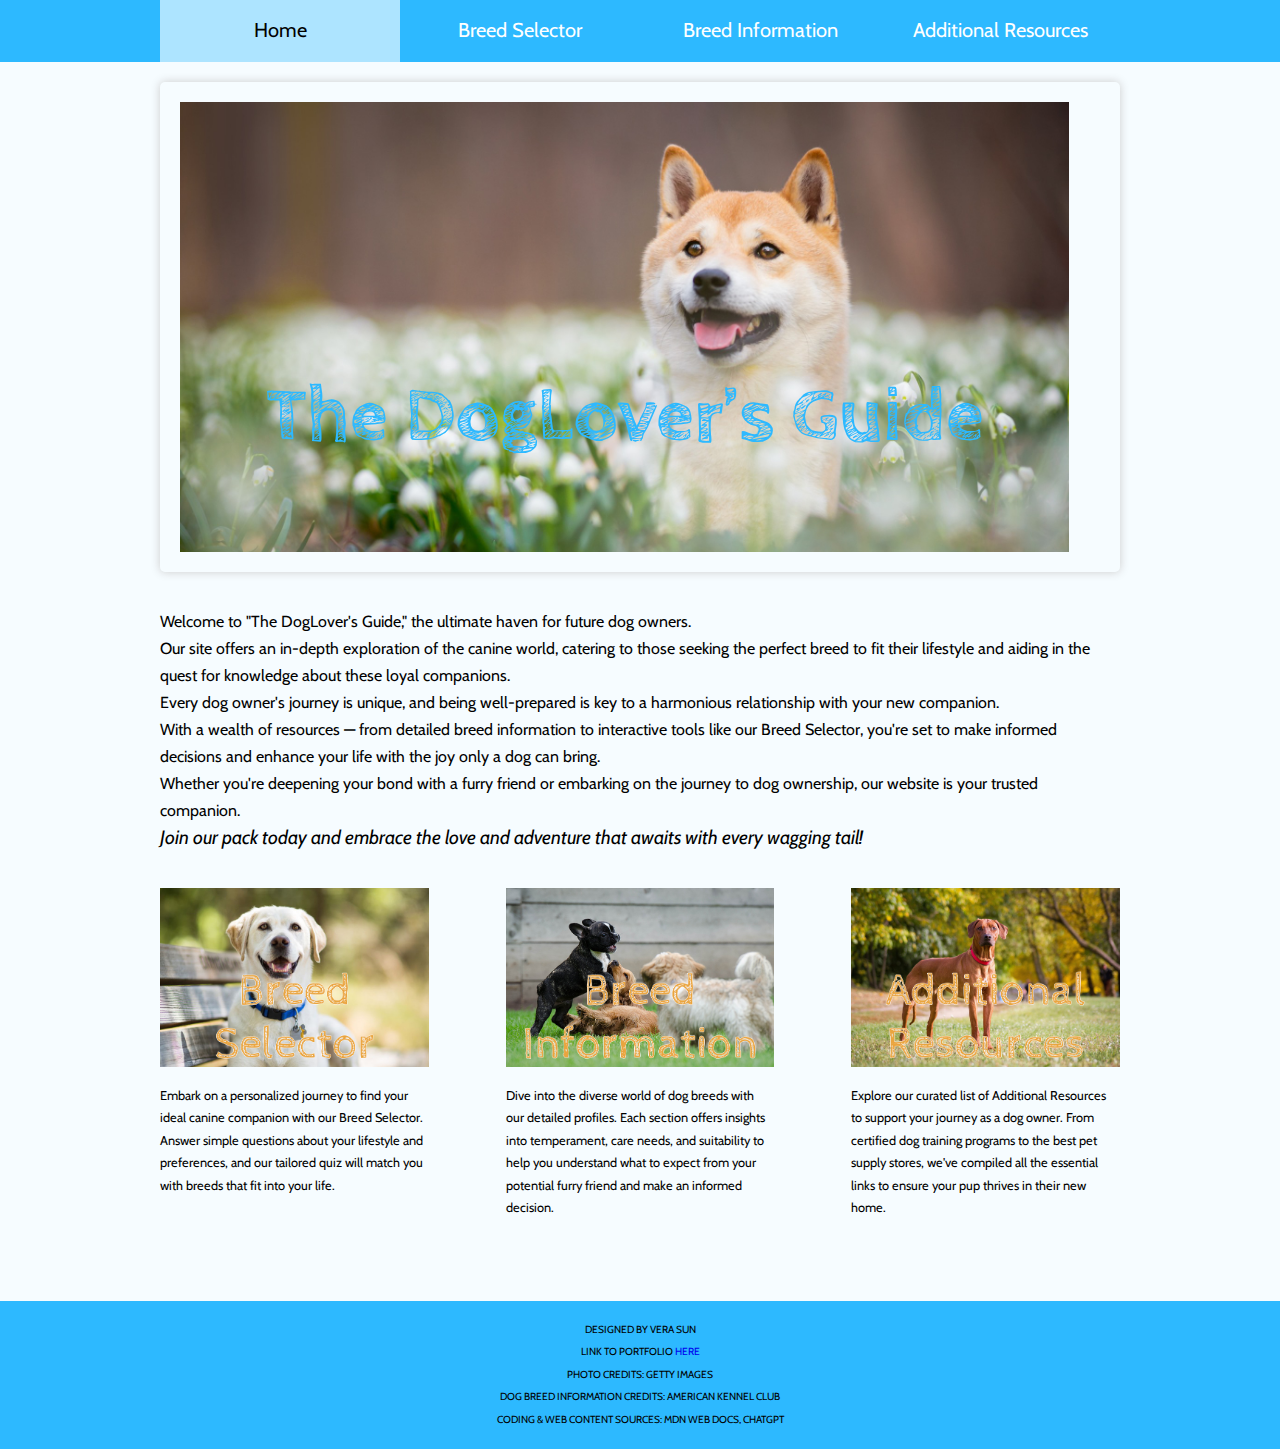
<file: index.html>
<!DOCTYPE html>
<html lang="en">

<head>
  <meta charset="UTF-8" />
  <meta http-equiv="X-UA-Compatible" content="IE=edge" />
  <meta name="viewport" content="width=device-width, initial-scale=1.0" />
  <!-- PUT A TITLE IN HERE -->
  <title>DogLover's Home</title>
  <!-- PUT A DESCRIPTION IN HERE -->
  <meta name="description" content="DogLover's Guide Home Page" />
  <!-- LINK TO NORMALIZE (FOR CONSISTENCY) -->
  <link rel="stylesheet" href="styles/normalize.css" />
  <!-- LINK TO ANY FRAMEWORK STYLES HERE-->
  <!-- LINK TO YOUR STYLES -->
  <link rel="stylesheet" href="styles/styles.css" />
  <!-- LINK TO EXTERNAL JS LIBRARIES HERE -->
  <!-- LINK TO YOUR JS HERE. NOTE THE DEFER ATTRIBUTE. -->
  <script src="scripts/scripts.js" defer></script>
</head>

<body>
  <!-- YOUR HTML GOES HERE -->
  <!-- YOUR EXTERNAL PLUG-IN MAY ASK YOU TO PUT A SCRIPT TAG HERE. -->
  <div class="headerOuter">
    <div class="header-lg">
      <ul>
        <li class="active"><a href="./index.html">Home</a></li>
        <li><a href="./breed-selector.html">Breed Selector</a></li>
        <li><a href="./breed-information.html">Breed Information</a></li>
        <li><a href="./additional-resources.html">Additional Resources</a></li>
      </ul>
    </div>
    <div class="header">
      <ul>
        <li class="active">
          <a href="./index.html">Home</a>
          <img class="menuIcon" src="./images/icon4.png" alt="" />
        </li>
        <li><a href="./breed-selector.html">Breed Selector</a></li>
        <li><a href="./breed-information.html">Breed Information</a></li>
        <li><a href="./additional-resources.html">Additional Resources</a></li>
      </ul>
    </div>
  </div>
  <div class="bannerOuter">
    <div class="banner-index banner">
      <h2>The DogLover’s Guide</h2>
    </div>
  </div>
  <div class="article">
    <p>Welcome to "The DogLover's Guide," the ultimate haven for future dog owners.</p>
    <p>Our site offers an in-depth exploration of the canine world, catering to those seeking the perfect breed to fit their lifestyle and aiding in the quest for knowledge about these loyal companions.</p>
    <p>Every dog owner's journey is unique, and being well-prepared is key to a harmonious relationship with your new companion.</p>
    <p>With a wealth of resources — from detailed breed information to interactive tools like our Breed Selector, you're set to make informed decisions and enhance your life with the joy only a dog can bring.</p>
    <p>Whether you're deepening your bond with a furry friend or embarking on the journey to dog ownership, our website is your trusted companion.</p>
    <p><em>Join our pack today and embrace the love and adventure that awaits with every wagging tail!</em></p>
  </div>
  <div class="dog-list">
    <ul class="w1200">
      <li>
        <div class="img">
          <a href="./breed-selector.html">
            <img src="./images/img1.jpg" alt="" />
          </a>
        </div>
        <p>Embark on a personalized journey to
          find your ideal canine companion with
          our Breed Selector. Answer simple
          questions about your lifestyle and
          preferences, and our tailored quiz will
          match you with breeds that fit into
          your life.</p>
      </li>
      <li>
        <div class="img">
          <a href="./breed-information.html">
            <img src="./images/img2.jpg" alt="" />
          </a>
        </div>
        <p>Dive into the diverse world of dog
          breeds with our detailed profiles.
          Each section offers insights into
          temperament, care needs, and
          suitability to help you understand
          what to expect from your potential
          furry friend and make an informed
          decision.</p>
      </li>
      <li>
        <div class="img">
          <a href="./additional-resources.html">
            <img src="./images/img3.jpg" alt="" />
          </a>
        </div>
        <p>Explore our curated list of Additional
          Resources to support your journey as
          a dog owner. From certified dog
          training programs to the best pet
          supply stores, we've compiled all the
          essential links to ensure your pup
          thrives in their new home.</p>
      </li>
    </ul>
  </div>
  <div class="footer">
    <p>DESIGNED BY VERA SUN</p>
    <p>LINK TO PORTFOLIO <a href="https://drive.google.com/drive/folders/1YfFP7PRIiNDYCraLMsk1N0eYzb7nuWWI?usp=sharing" class="portfolio">HERE</a></p>
    <p>PHOTO CREDITS: GETTY IMAGES</p>
    <p>DOG BREED INFORMATION CREDITS: AMERICAN KENNEL CLUB</p>
    <p>CODING & WEB CONTENT SOURCES: MDN WEB DOCS, CHATGPT</p>
  </div>
</body>

</html>
</file>
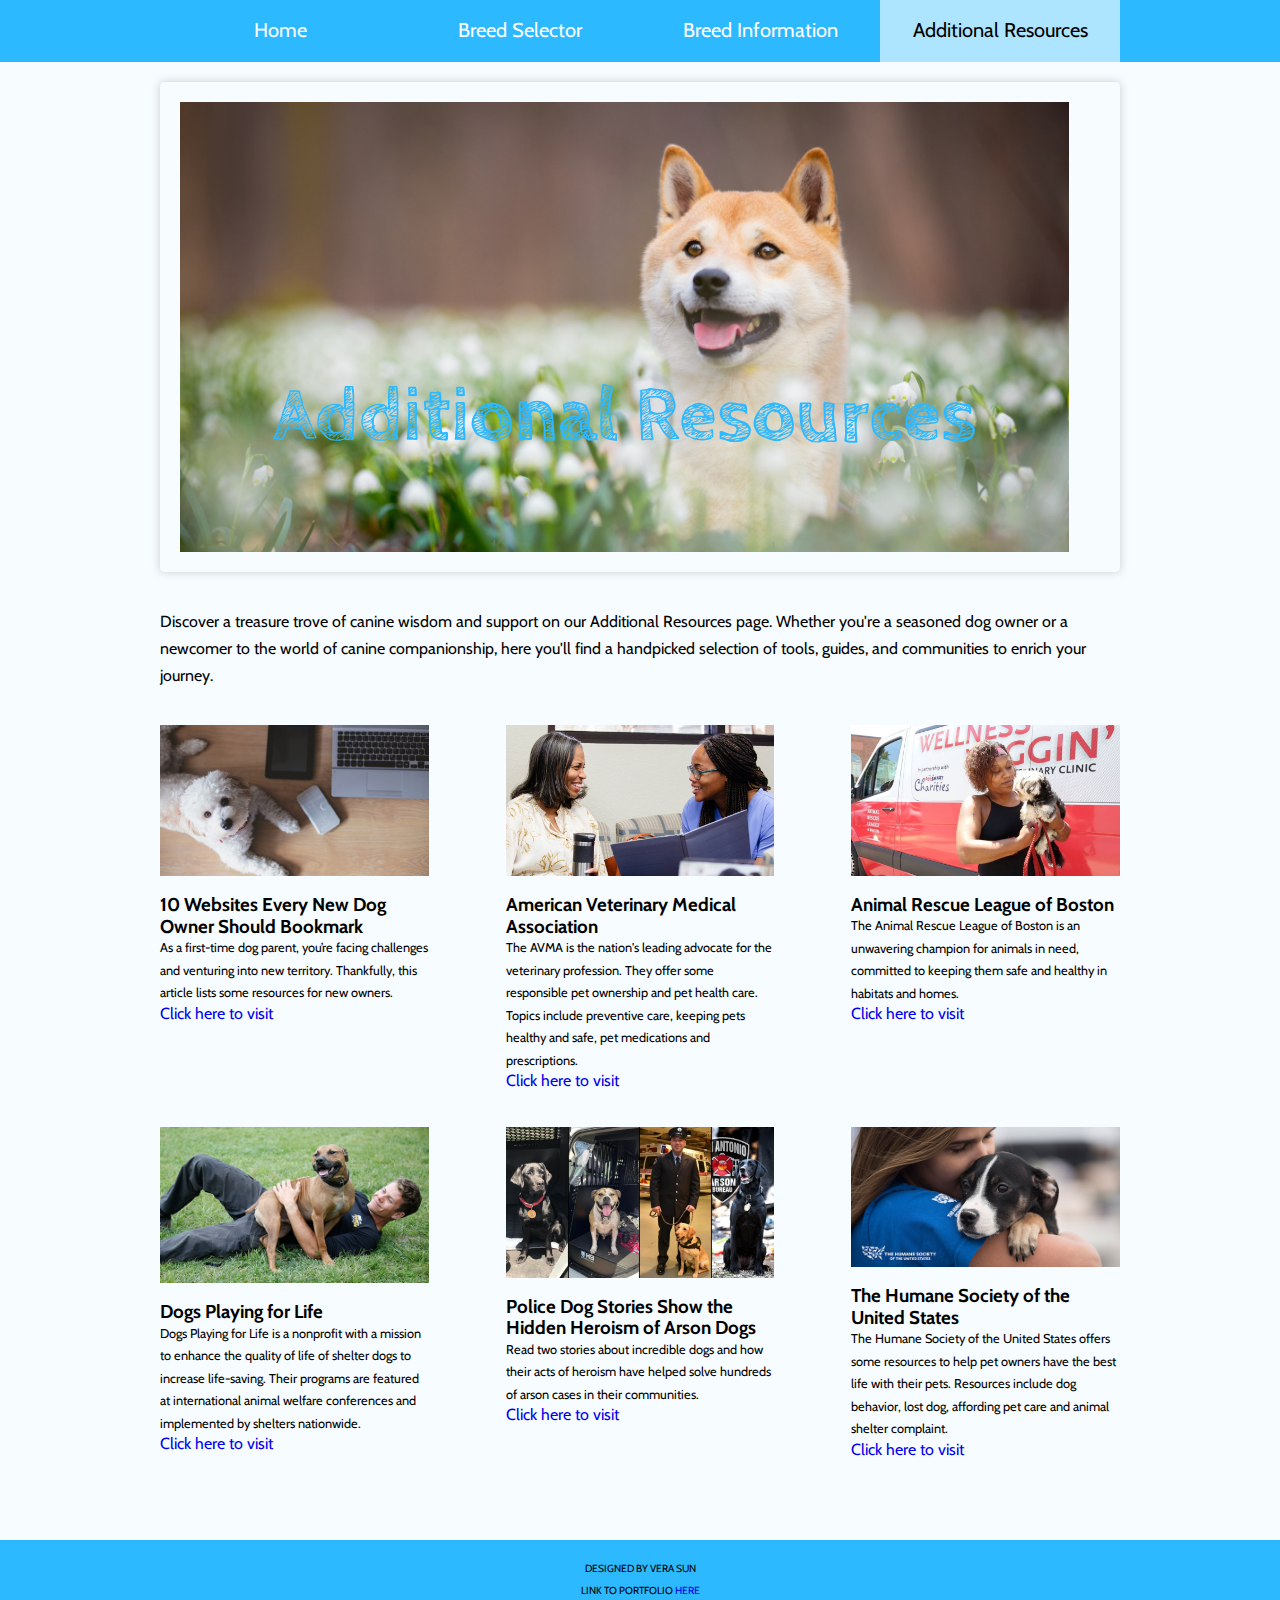
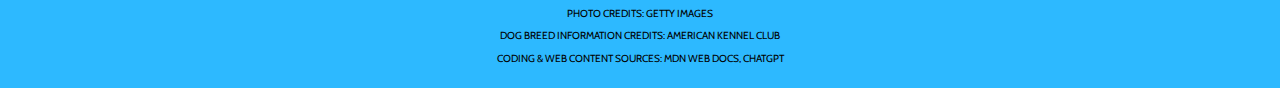
<file: additional-resources.html>
<!DOCTYPE html>
<html lang="en">

  <head>
    <meta charset="UTF-8" />
    <meta http-equiv="X-UA-Compatible" content="IE=edge" />
    <meta name="viewport" content="width=device-width, initial-scale=1.0" />
    <title>Breed Information</title>
    <meta name="description" content="DogLover's Guide Breed Information" />
    <link rel="stylesheet" href="styles/normalize.css" />
    <link rel="stylesheet" href="styles/styles.css" />
    <script src="scripts/scripts.js" defer></script>
  </head>

  <body>
    <div class="headerOuter">
      <div class="header-lg">
        <ul>
          <li ><a href="./index.html">Home</a></li>
          <li><a href="./breed-selector.html">Breed Selector</a></li>
          <li><a href="./breed-information.html">Breed Information</a></li>
          <li class="active"><a href="./additional-resources.html">Additional Resources</a></li>
        </ul>
      </div>
      <div class="header">
        <ul>
          <li >
            <a href="./index.html">Home</a>
            <img class="menuIcon" src="./images/icon4.png" alt="" />
          </li>
          <li><a href="./breed-selector.html">Breed Selector</a></li>
          <li><a href="./breed-information.html">Breed Information</a></li>
          <li class="active"><a href="./additional-resources.html">Additional Resources</a></li>
        </ul>
      </div>
    </div>
    <div class="bannerOuter">
      <div class="banner-index banner">
        <h2>Additional Resources</h2>
      </div>
    </div>
    <div class="article">
      <p>
        Discover a treasure trove of canine wisdom and support on our Additional Resources page. Whether you're a seasoned dog owner or a 
        newcomer to the world of canine companionship, here you'll find a handpicked selection of tools, guides, and communities to enrich 
        your journey.
      </p>
    </div>
    <div class="dog-list">
      <ul class="w1200">
        <li>
          <div class="img">
            <a href="https://www.rover.com/blog/10-websites-every-new-dog-owner-bookmark/">
              <img src="./images/Resource1.jpg" alt="10 Websites Every New Dog Owner Should Bookmark" />
            </a>
          </div>
          <h3>10 Websites Every New Dog Owner Should Bookmark</h3>
          <p>As a first-time dog parent, you’re facing challenges and venturing into new territory. Thankfully, this article lists some resources for new owners.</p>
          <a href="https://www.rover.com/blog/10-websites-every-new-dog-owner-bookmark/" class="btn">Click here to visit</a>
        </li>
        <li>
          <div class="img">
            <a href="https://www.avma.org/resources-tools/pet-owners/petcare">
              <img src="./images/Resource2.jpg" alt="American Veterinary Medical Association" />
            </a>
          </div>
          <h3>American Veterinary Medical Association</h3>
          <p>The AVMA is the nation's leading advocate for the veterinary profession. They offer some responsible pet ownership and pet health care. Topics include preventive care, keeping pets healthy and safe, pet medications and prescriptions.</p>
          <a href="https://www.avma.org/resources-tools/pet-owners/petcare" class="btn">Click here to visit</a>
        </li>
        <li>
          <div class="img">
            <a href="https://www.arlboston.org/">
              <img src="./images/Resource3.jpg" alt="Animal Rescue League of Boston" />
            </a>
          </div>
          <h3>Animal Rescue League of Boston</h3>
          <p>The Animal Rescue League of Boston is an unwavering champion for animals in need, committed to keeping them safe and healthy in habitats and homes.</p>
          <a href="https://www.arlboston.org/" class="btn">Click here to visit</a>
        </li>
        <li>
          <div class="img">
            <a href="https://dogsplayingforlife.com/">
              <img src="./images/Resource4.jpg" alt="Dogs Playing for Life" />
            </a>
          </div>
          <h3>Dogs Playing for Life</h3>
          <p>Dogs Playing for Life is a nonprofit with a mission to enhance the quality of life of shelter dogs to increase life-saving. Their programs are featured at international animal welfare conferences and implemented by shelters nationwide.</p>
          <a href="https://dogsplayingforlife.com/" class="btn">Click here to visit</a>
        </li>
        <li>
          <div class="img">
            <a href="https://www.hillspet.com/dog-care/resources/police-arson-dogs-show-heroism">
              <img src="./images/Resource5.jpg" alt="Police Dog Stories Show the Hidden Heroism of Arson Dogs" />
            </a>
          </div>
          <h3>Police Dog Stories Show the Hidden Heroism of Arson Dogs</h3>
          <p>Read two stories about incredible dogs and how their acts of heroism have helped solve hundreds of arson cases in their communities.</p>
          <a href="https://www.hillspet.com/dog-care/resources/police-arson-dogs-show-heroism" class="btn">Click here to visit</a>
        </li>
        <li>
          <div class="img">
            <a href="https://www.humanesociety.org/resources/pet-owners">
              <img src="./images/Resource6.jpg" alt="The Humane Society of the United States" />
            </a>
          </div>
          <h3>The Humane Society of the United States</h3>
          <p>The Humane Society of the United States offers some resources to help pet owners have the best life with their pets. Resources include dog behavior, lost dog, affording pet care and animal shelter complaint.</p>
          <a href="https://www.humanesociety.org/resources/pet-owners" class="btn">Click here to visit</a>
        </li>
      </ul>
    </div>

    <div class="footer">
      <p>DESIGNED BY VERA SUN</p>
      <p>LINK TO PORTFOLIO <a href="https://drive.google.com/drive/folders/1YfFP7PRIiNDYCraLMsk1N0eYzb7nuWWI?usp=sharing" class="portfolio">HERE</a></p>
      <p>PHOTO CREDITS: GETTY IMAGES</p>
      <p>DOG BREED INFORMATION CREDITS: AMERICAN KENNEL CLUB</p>
      <p>CODING & WEB CONTENT SOURCES: MDN WEB DOCS, CHATGPT</p>
    </div>
  </body>
</html>
</file>
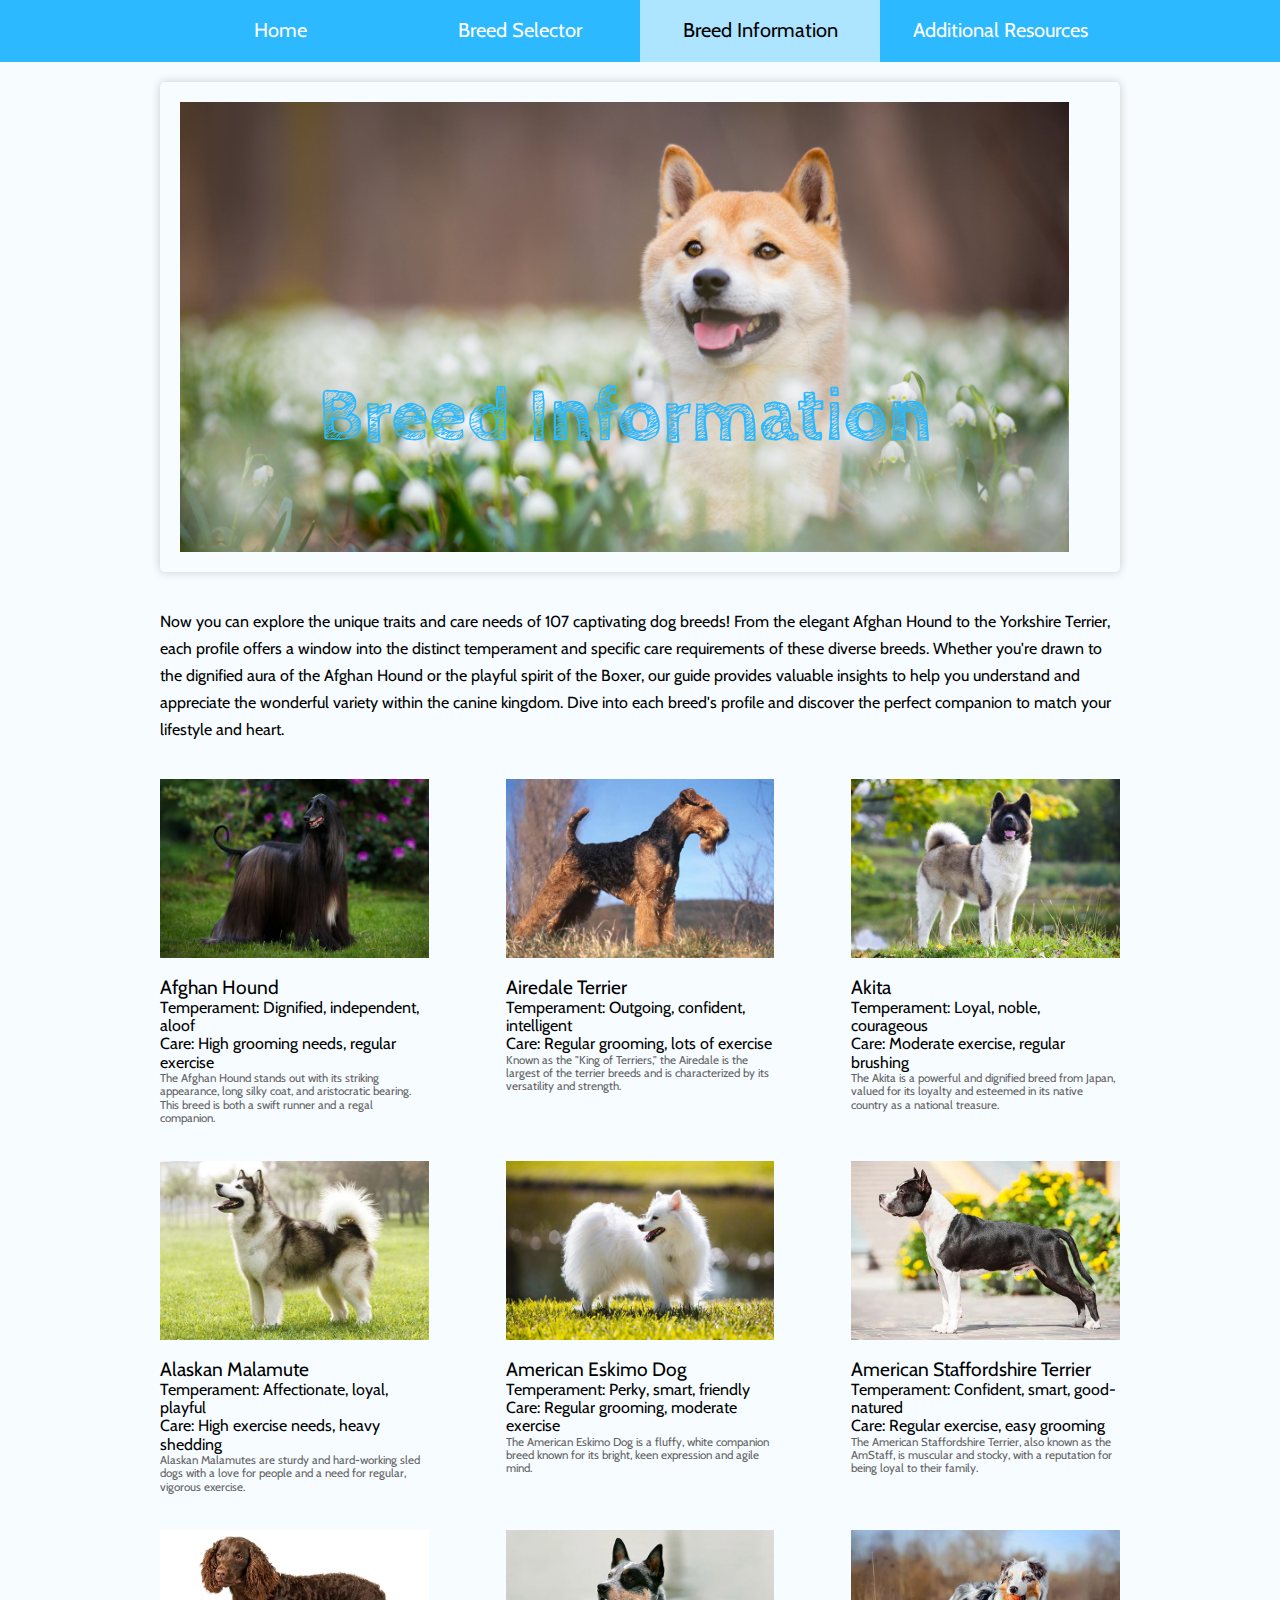
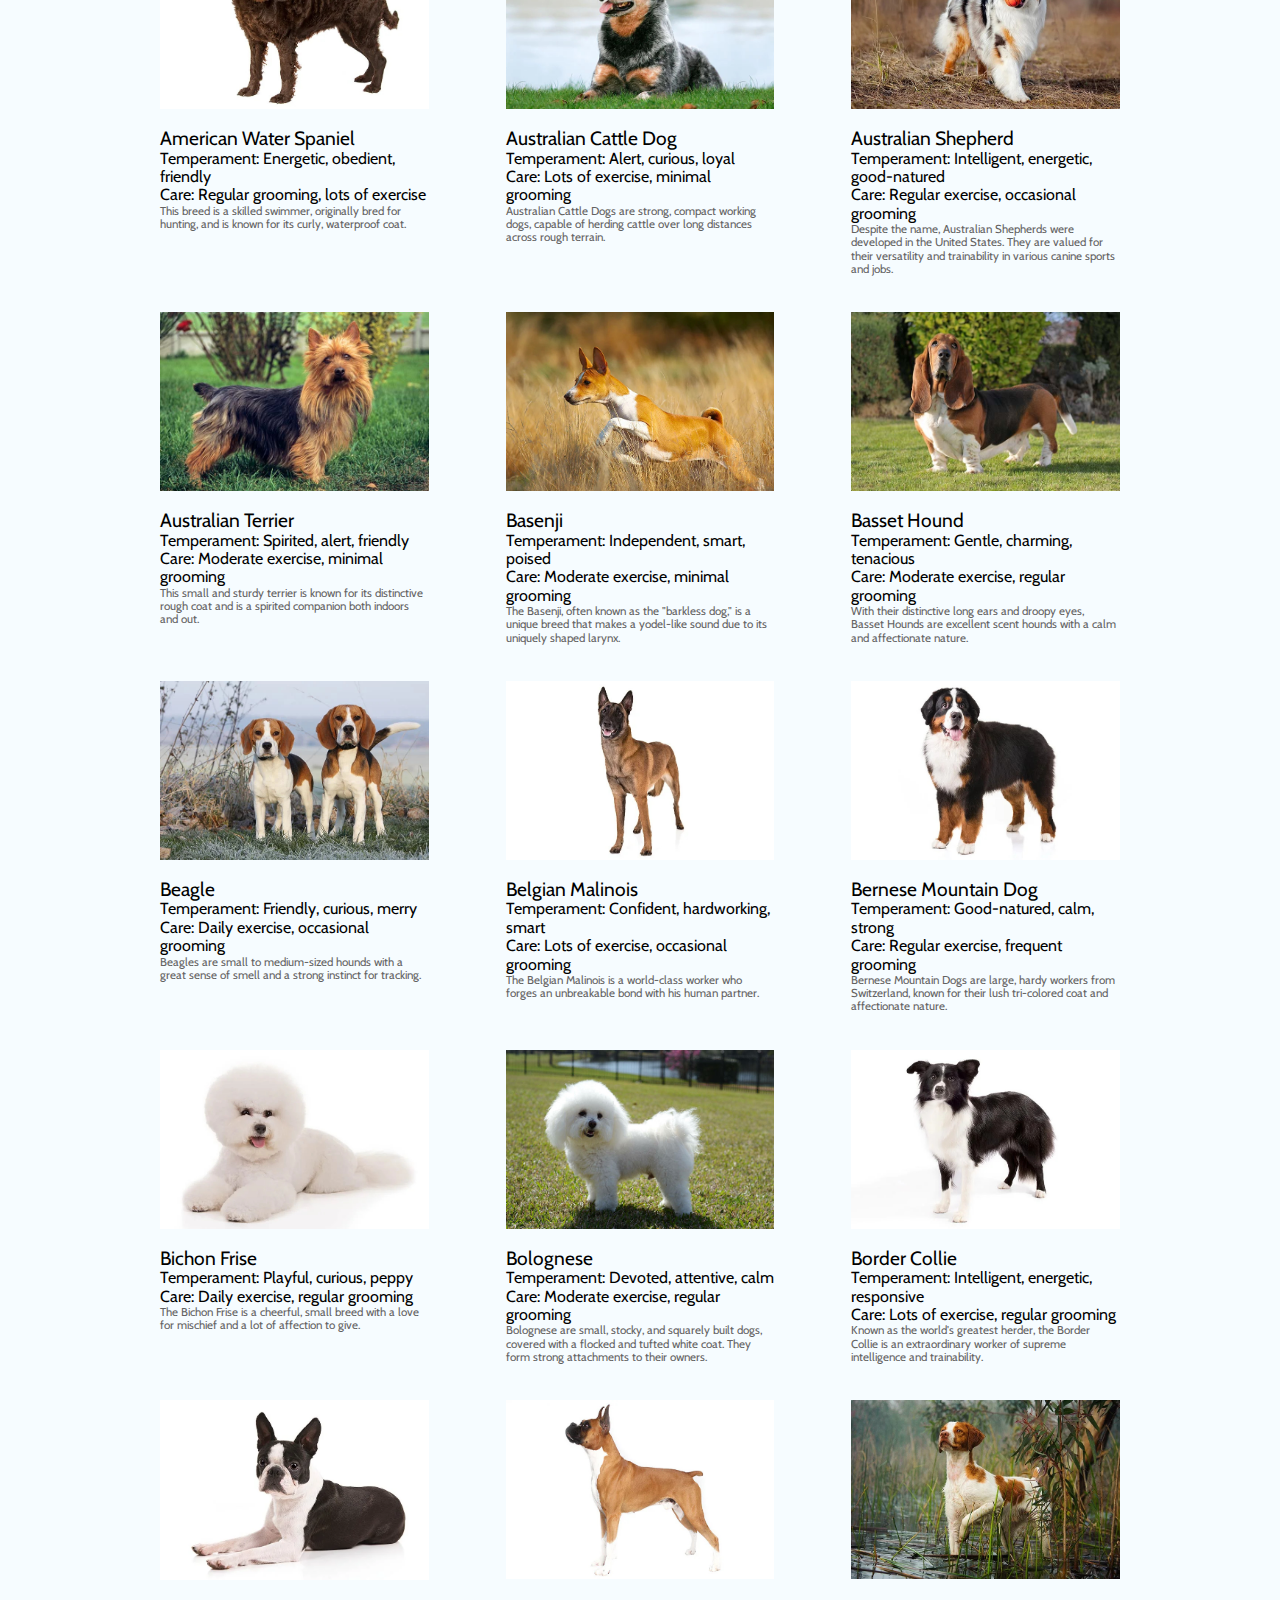
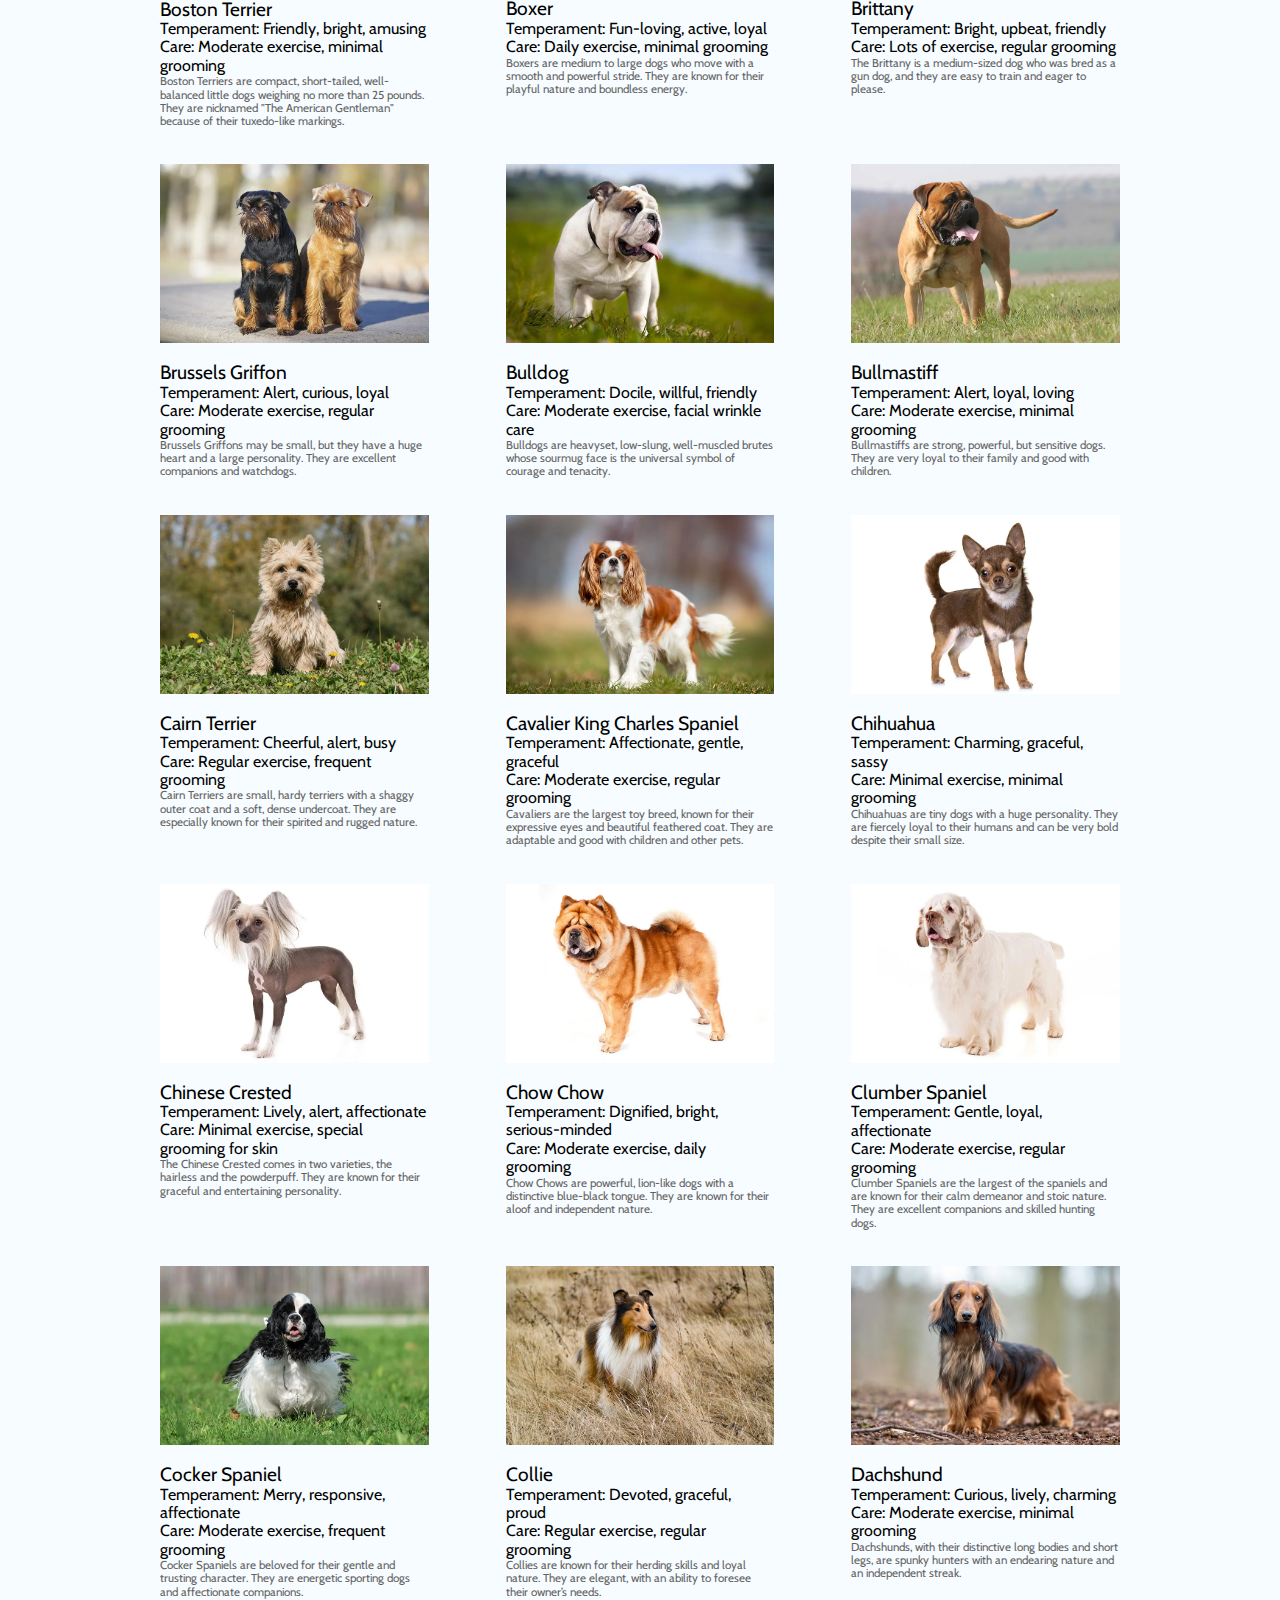
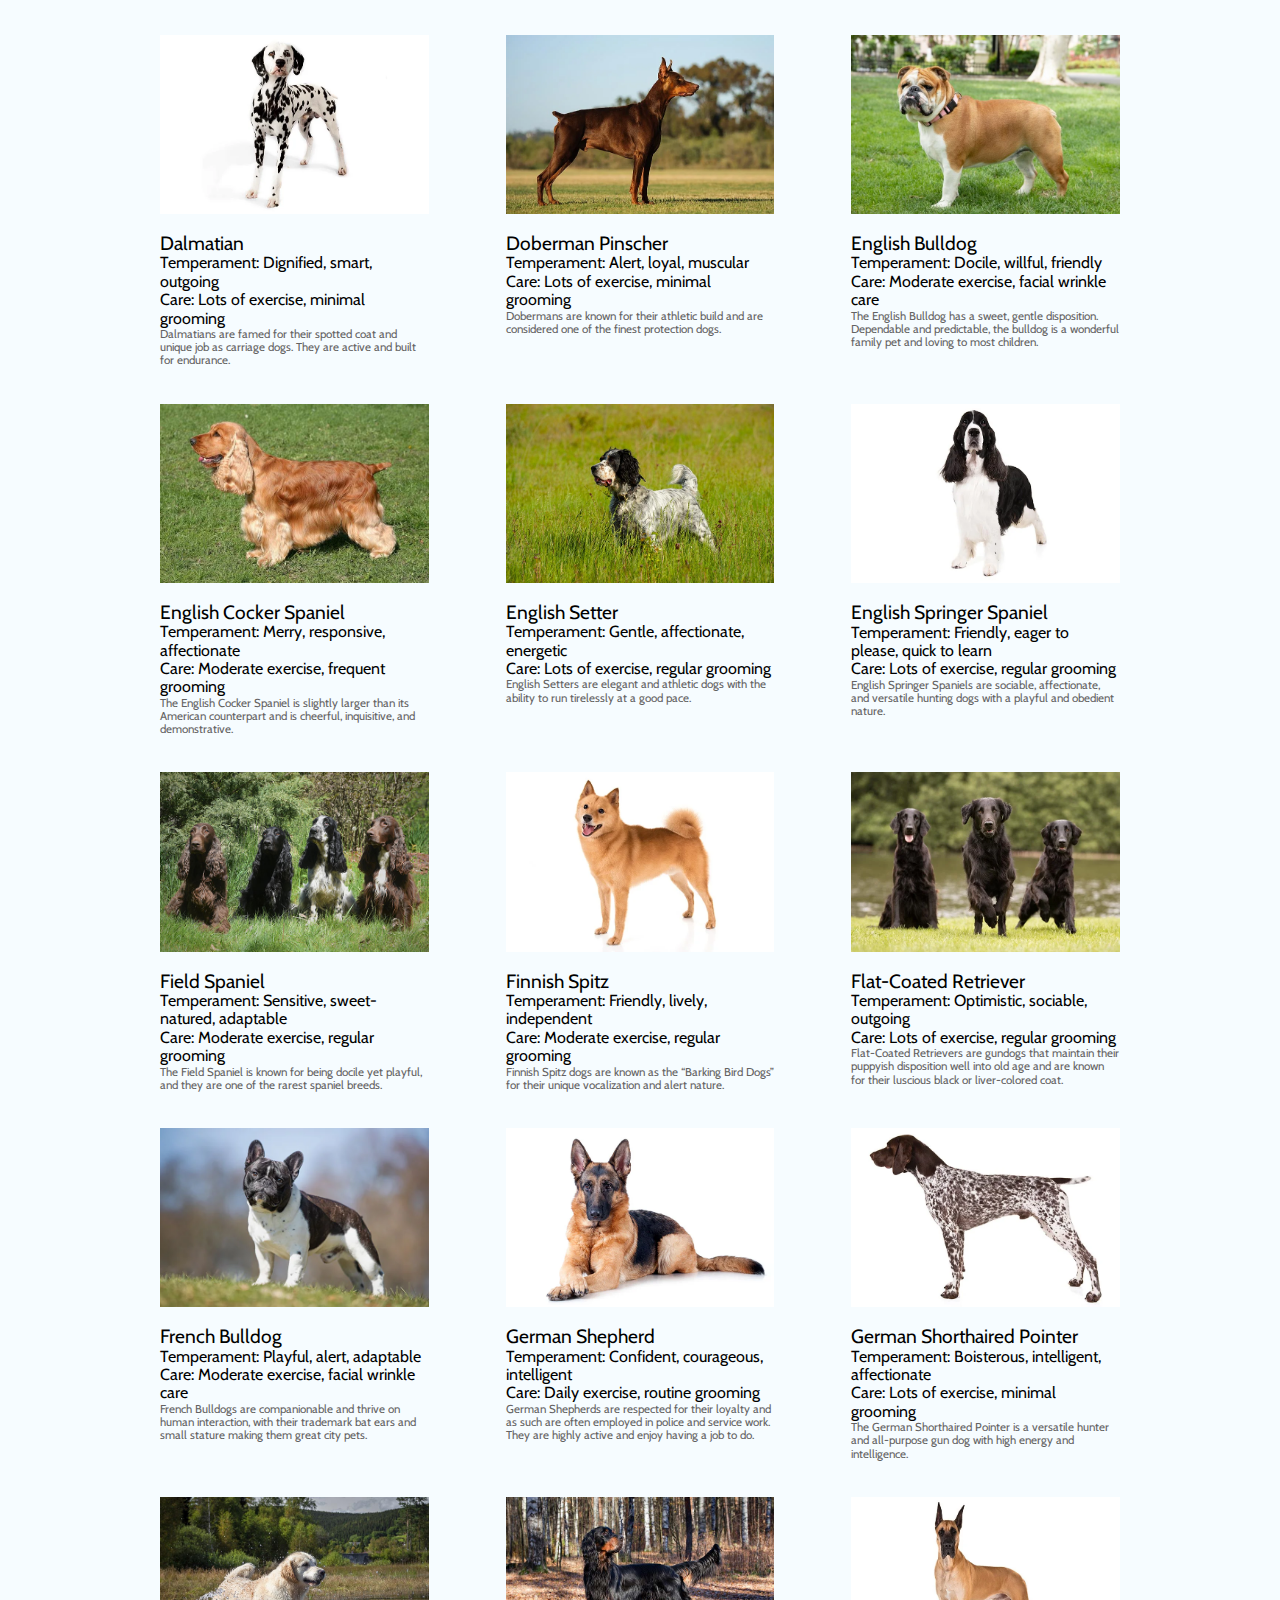
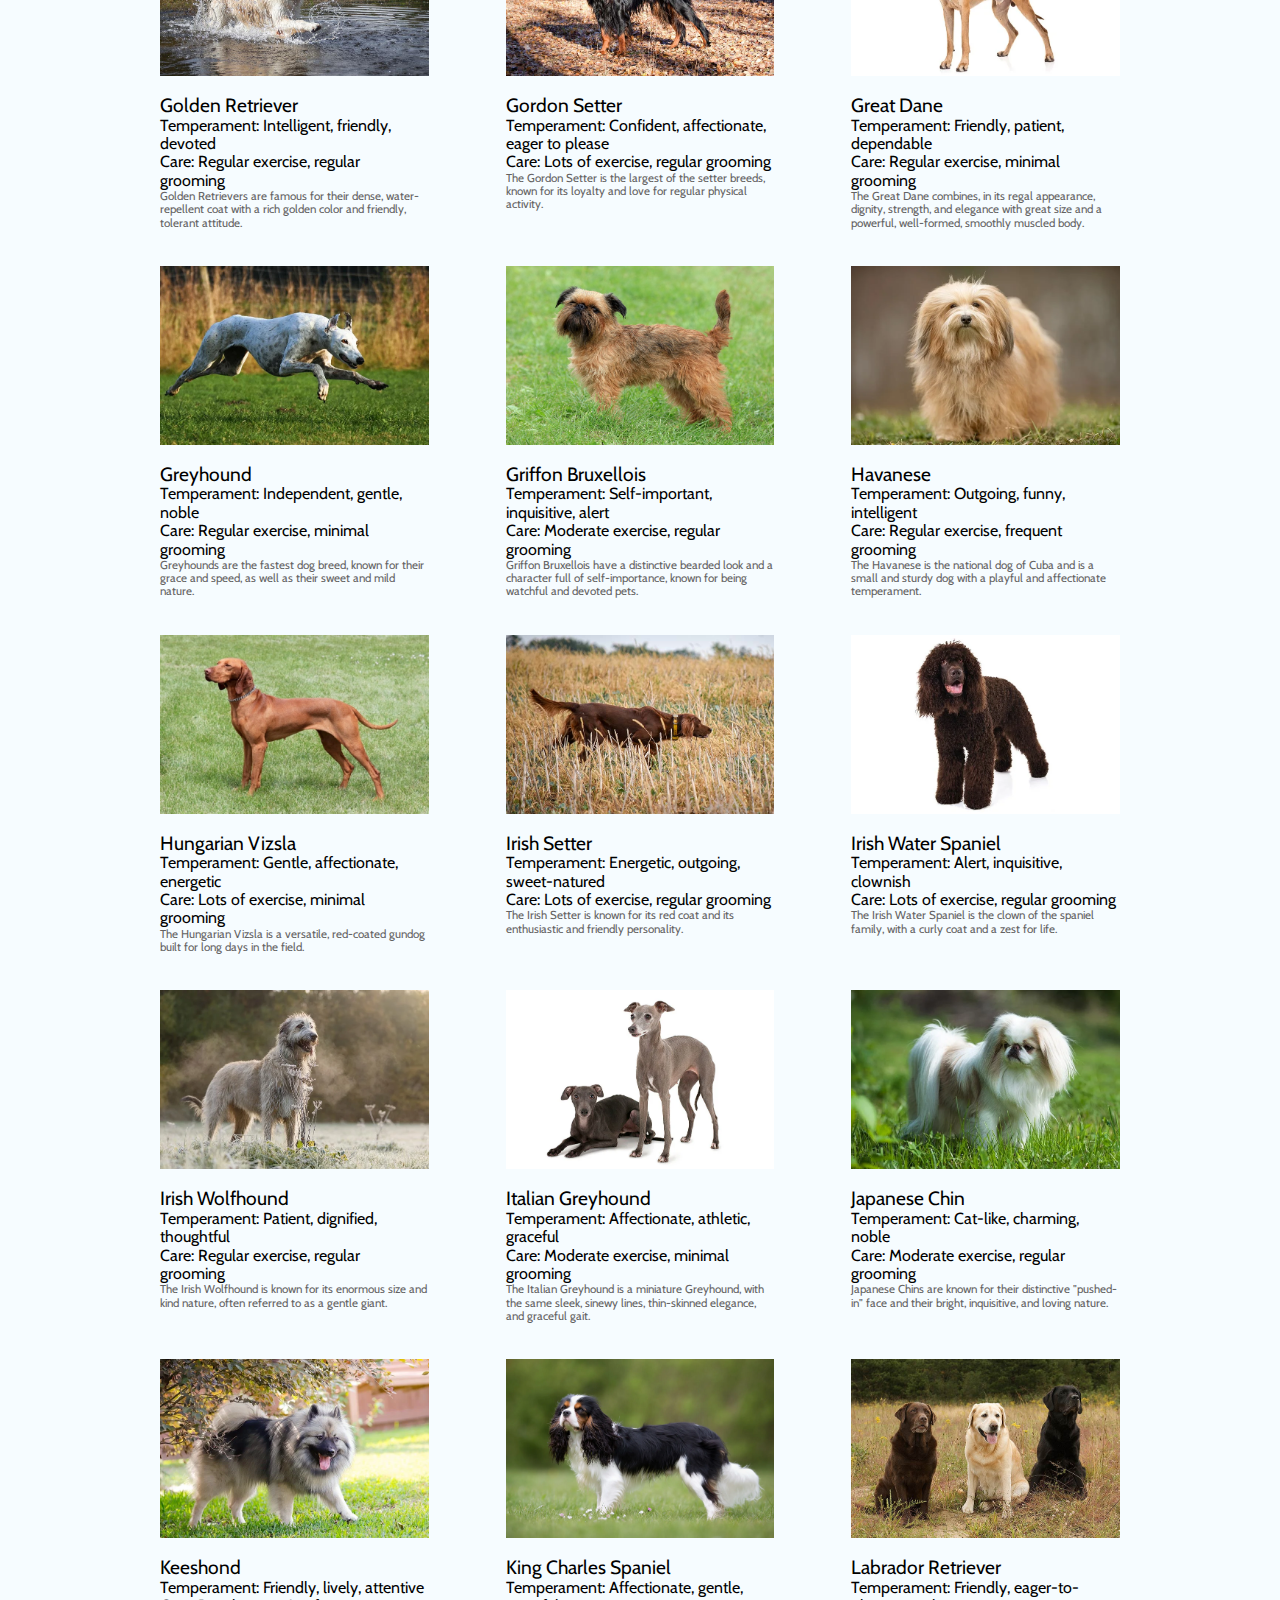
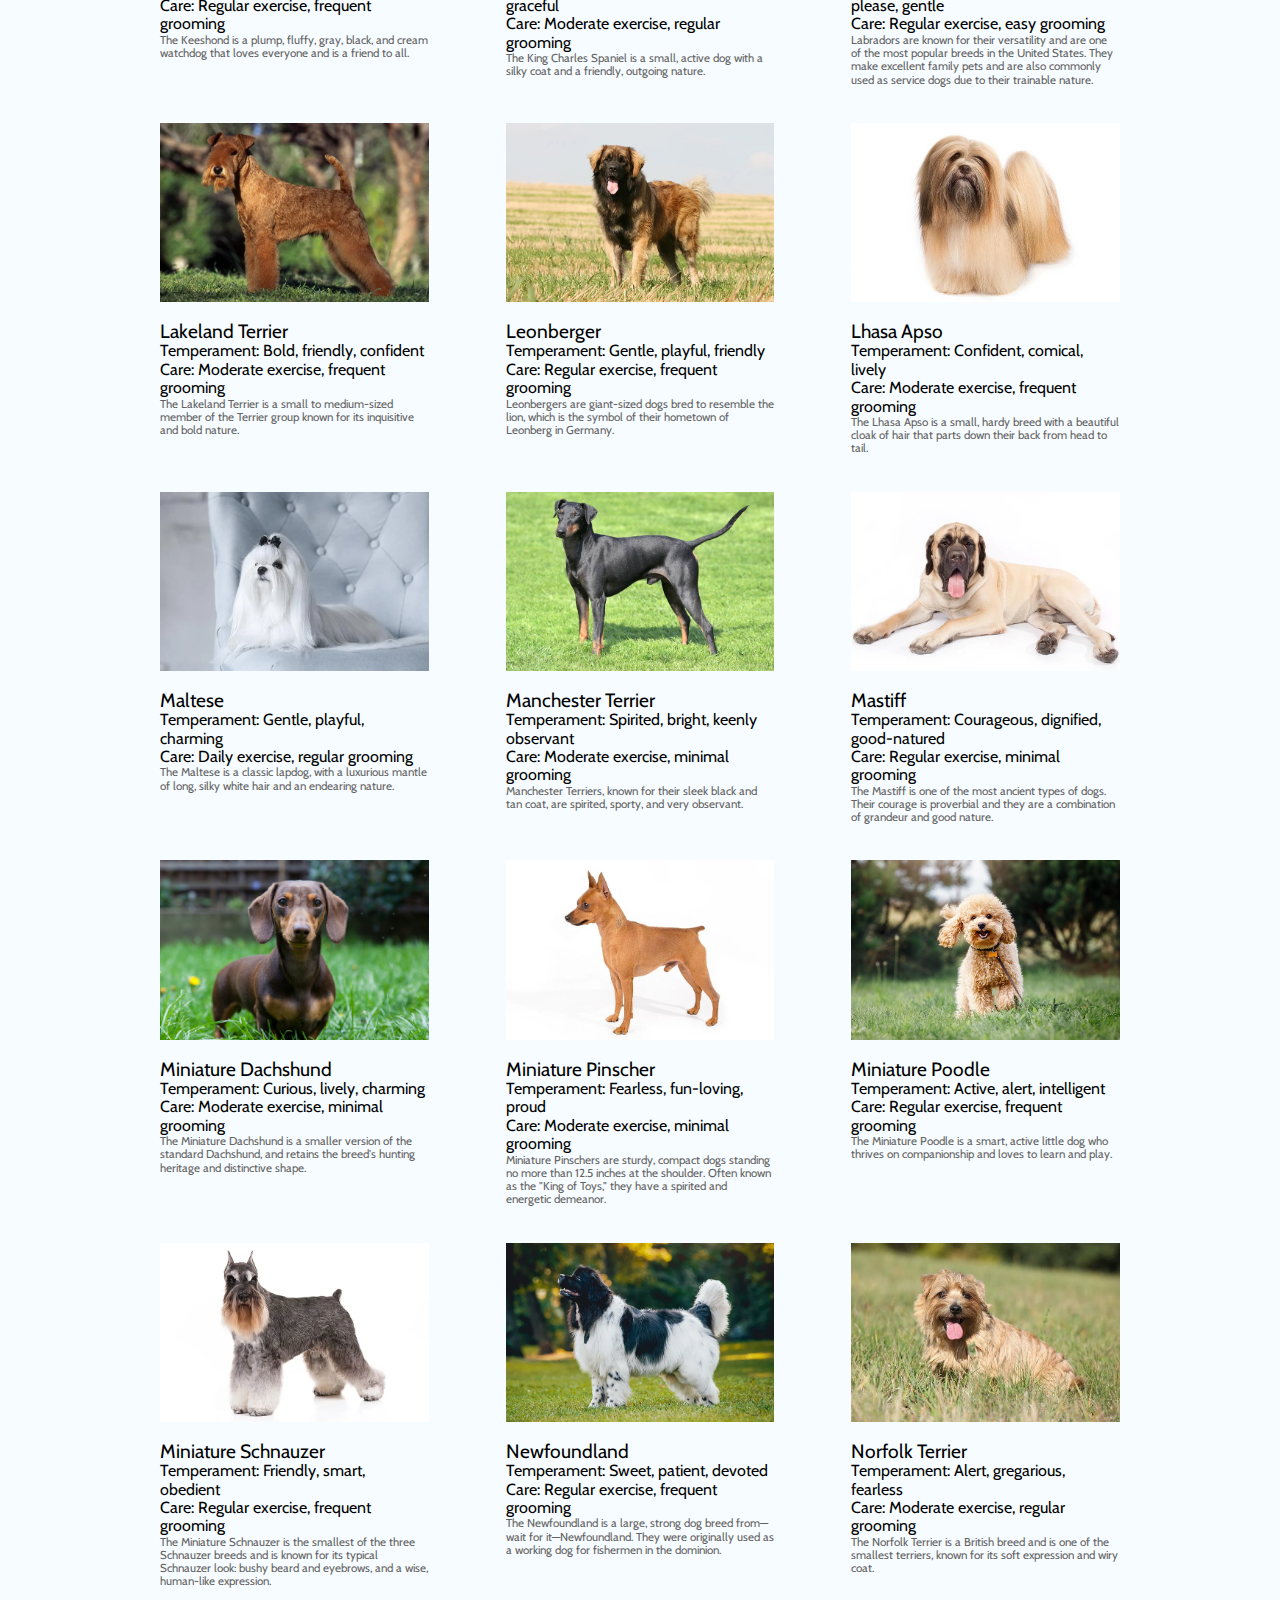
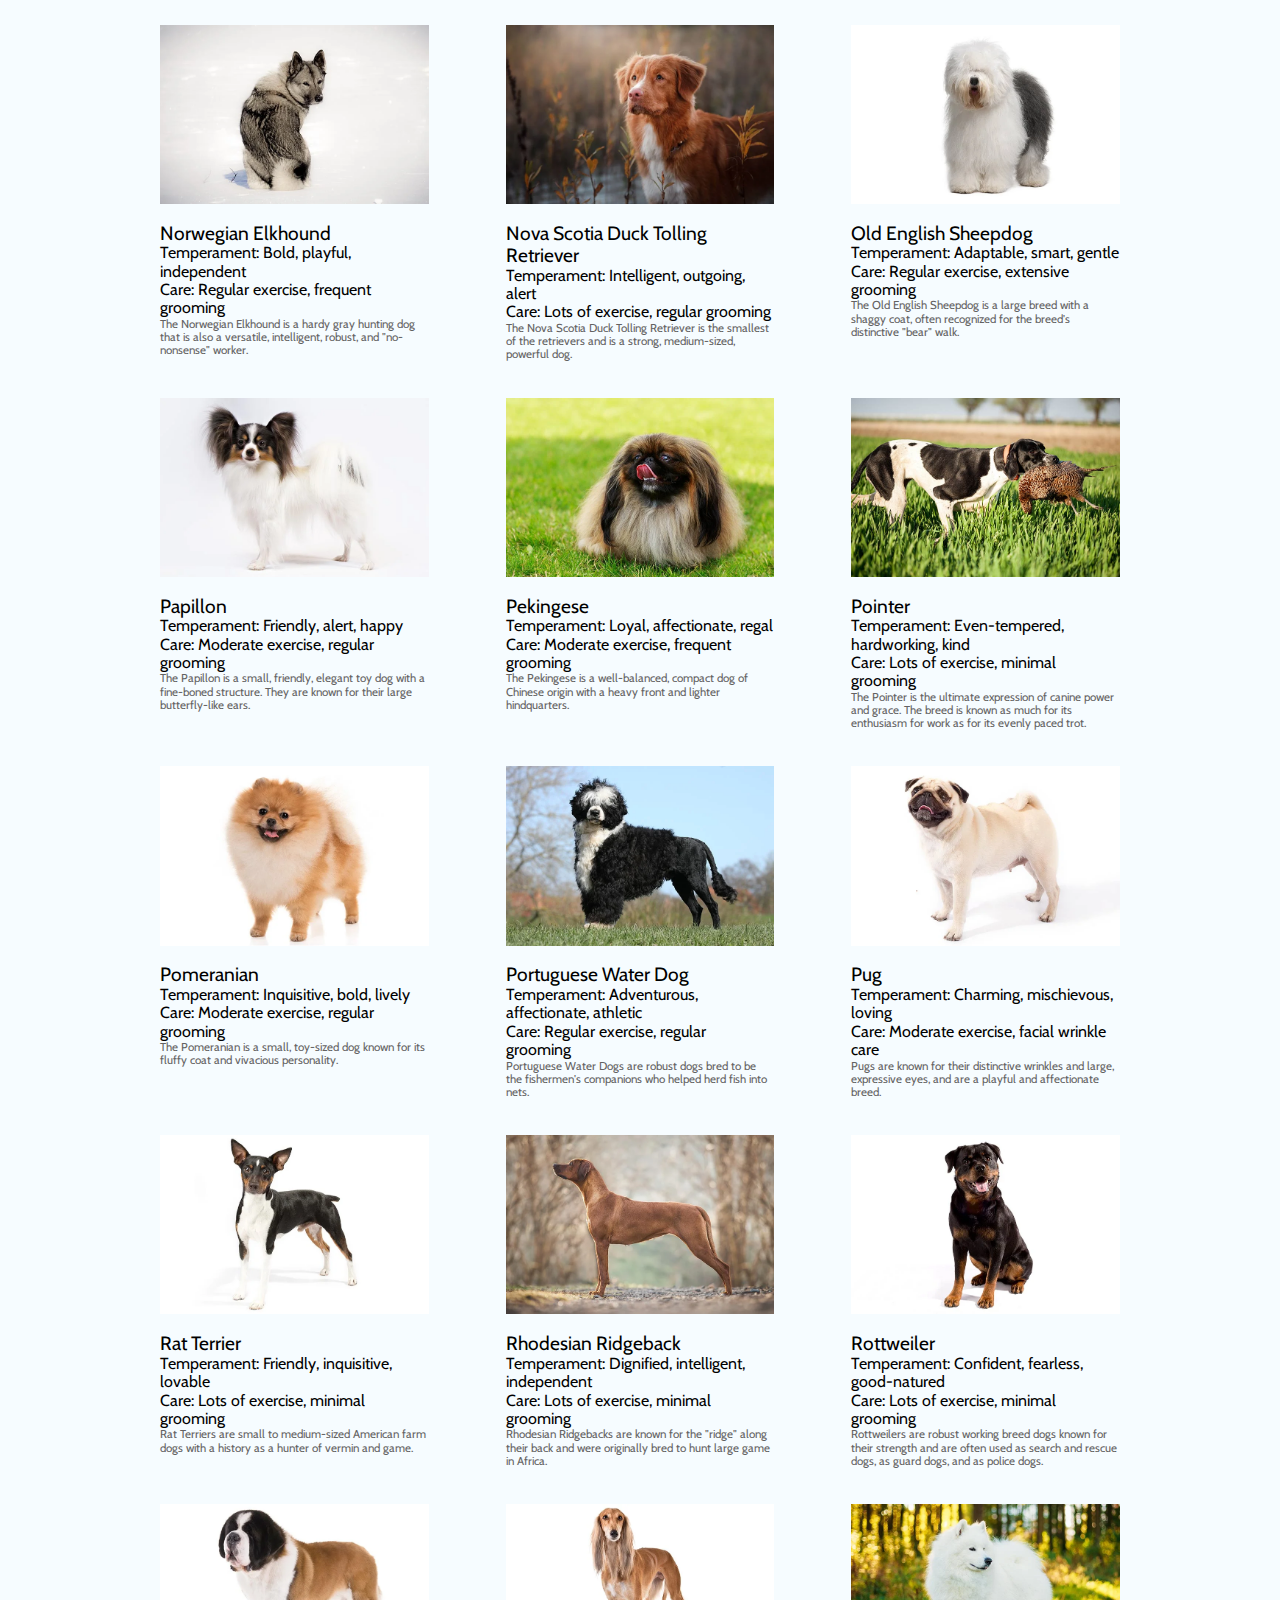
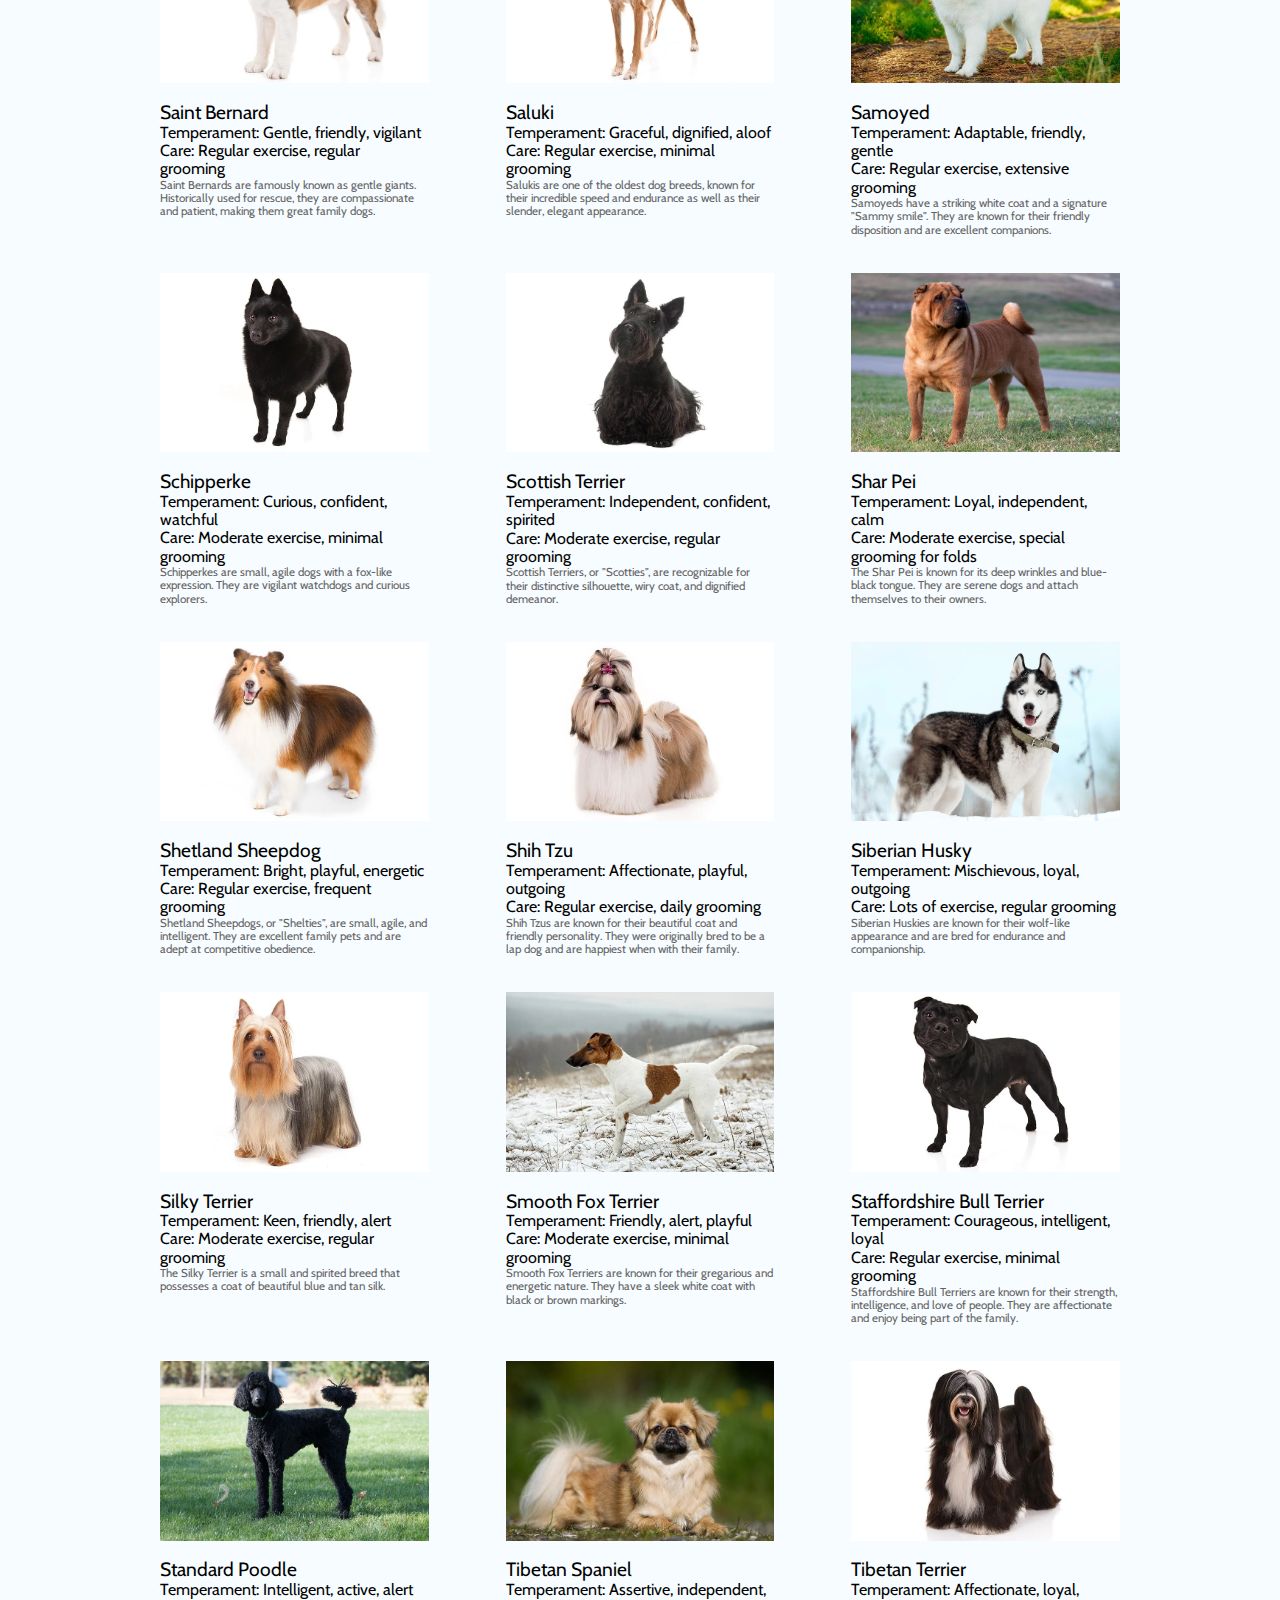
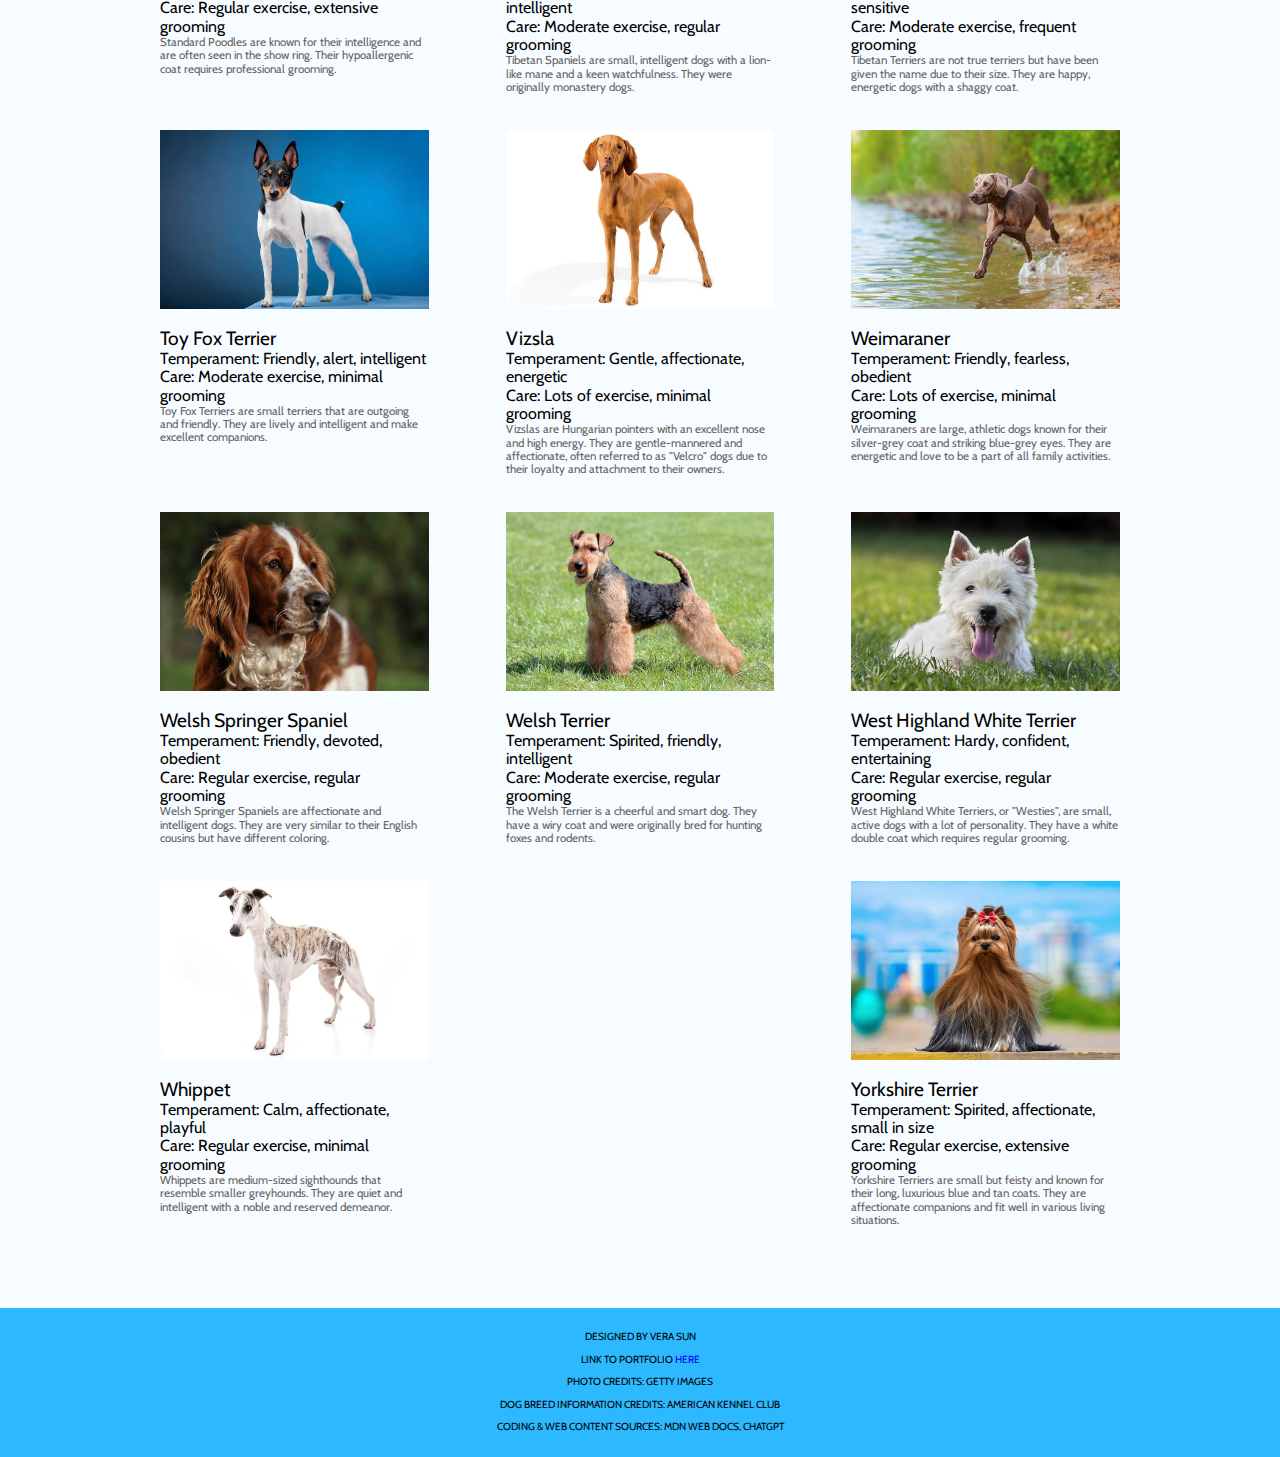
<file: breed-information.html>
<!DOCTYPE html>
<html lang="en">
  
  <head>
    <meta charset="UTF-8" />
    <meta http-equiv="X-UA-Compatible" content="IE=edge" />
    <meta name="viewport" content="width=device-width, initial-scale=1.0" />
    <title>Breed Information</title>
    <meta name="description" content="DogLover's Guide Breed Information" />
    <link rel="stylesheet" href="styles/normalize.css" />
    <link rel="stylesheet" href="styles/styles.css" />
    <script src="scripts/scripts.js" defer></script>
  </head>

  <body>
    <div class="headerOuter">
      <div class="header-lg">
        <ul>
          <li><a href="./index.html">Home</a></li>
          <li><a href="./breed-selector.html">Breed Selector</a></li>
          <li  class="active"><a href="./breed-information.html">Breed Information</a></li>
          <li><a href="./additional-resources.html">Additional Resources</a></li>
        </ul>
      </div>
      <div class="header">
        <ul>
          <li >
            <a href="./index.html">Home</a>
            <img class="menuIcon" src="./images/icon4.png" alt="" />
          </li>
          <li><a href="./breed-selector.html">Breed Selector</a></li>
          <li class="active"><a href="./breed-information.html">Breed Information</a></li>
          <li><a href="./additional-resources.html">Additional Resources</a></li>
        </ul>
      </div>
    </div>
    <div class="bannerOuter">
      <div class="banner-index banner">
        <h2>Breed Information</h2>
      </div>
    </div>
    
    <div class="article">
      <p>
        Now you can explore the unique traits and care needs of 107 captivating dog breeds! 
        From the elegant Afghan Hound to the Yorkshire Terrier, each profile offers a window 
        into the distinct temperament and specific care requirements of these diverse breeds. 
        Whether you're drawn to the dignified aura of the Afghan Hound or the playful spirit 
        of the Boxer, our guide provides valuable insights to help you understand and appreciate 
        the wonderful variety within the canine kingdom. Dive into each breed's profile and discover 
        the perfect companion to match your lifestyle and heart.
      </p>
    </div>
    <div class="dog-list">
      <ul class="w1200">
        <li>
          <div class="img">
            <a href="#">
              <img src="./images/Afghan-Hound.jpg" alt="Afghan-Hound" />
            </a>
          </div>
          <div class="name">Afghan Hound</div>
          <div class="temperament">Temperament: Dignified, independent, aloof</div>
          <div class="care">Care: High grooming needs, regular exercise</div>
          <div class="desc">The Afghan Hound stands out with its striking appearance, long silky coat, and aristocratic bearing. This breed is both a swift runner and a regal companion.
            </div>
        </li>

        <li>
          <div class="img">
            <a href="#">
              <img src="./images/Airedale-Terrier.jpg" alt="Airedale Terrier" />
            </a>
          </div>
          <div class="name">Airedale Terrier</div>
          <div class="temperament">Temperament: Outgoing, confident, intelligent</div>
          <div class="care">Care: Regular grooming, lots of exercise</div>
          <div class="desc">Known as the "King of Terriers," the Airedale is the largest of the terrier breeds and is characterized by its versatility and strength.</div>
        </li>

        <li>
          <div class="img">
            <a href="#">
              <img src="./images/Akita.jpg" alt="Akita" />
            </a>
          </div>
          <div class="name">Akita</div>
          <div class="temperament">Temperament: Loyal, noble, courageous</div>
          <div class="care">Care: Moderate exercise, regular brushing</div>
          <div class="desc">The Akita is a powerful and dignified breed from Japan, valued for its loyalty and esteemed in its native country as a national treasure.</div>
        </li>

        <li>
          <div class="img">
            <a href="#">
              <img src="./images/Alaskan-Malamute.jpg" alt="Alaskan Malamute" />
            </a>
          </div>
          <div class="name">Alaskan Malamute</div>
          <div class="temperament">Temperament: Affectionate, loyal, playful</div>
          <div class="care">Care: High exercise needs, heavy shedding</div>
          <div class="desc">Alaskan Malamutes are sturdy and hard-working sled dogs with a love for people and a need for regular, vigorous exercise.</div>
        </li>

        <li>
          <div class="img">
            <a href="#">
              <img src="./images/American-Eskimo-Dog.jpg" alt="American Eskimo Dog" />
            </a>
          </div>
          <div class="name">American Eskimo Dog</div>
          <div class="temperament">Temperament: Perky, smart, friendly</div>
          <div class="care">Care: Regular grooming, moderate exercise</div>
          <div class="desc">The American Eskimo Dog is a fluffy, white companion breed known for its bright, keen expression and agile mind.</div>
        </li>

        <li>
          <div class="img">
            <a href="#">
              <img src="./images/American-Staffordshire-Terrier.jpg" alt="American Staffordshire Terrier" />
            </a>
          </div>
          <div class="name">American Staffordshire Terrier</div>
          <div class="temperament">Temperament: Confident, smart, good-natured</div>
          <div class="care">Care: Regular exercise, easy grooming</div>
          <div class="desc">The American Staffordshire Terrier, also known as the AmStaff, is muscular and stocky, with a reputation for being loyal to their family.</div>
        </li>

        <li>
          <div class="img">
            <a href="#">
              <img src="./images/American-Water-Spaniel.jpg" alt="American Water Spaniel" />
            </a>
          </div>
          <div class="name">American Water Spaniel</div>
          <div class="temperament">Temperament: Energetic, obedient, friendly</div>
          <div class="care">Care: Regular grooming, lots of exercise</div>
          <div class="desc">This breed is a skilled swimmer, originally bred for hunting, and is known for its curly, waterproof coat.</div>
        </li>

        <li>
          <div class="img">
            <a href="#">
              <img src="./images/Australian-Cattle-Dog.jpg" alt="Australian Cattle Dog" />
            </a>
          </div>
          <div class="name">Australian Cattle Dog</div>
          <div class="temperament">Temperament: Alert, curious, loyal</div>
          <div class="care">Care: Lots of exercise, minimal grooming</div>
          <div class="desc">Australian Cattle Dogs are strong, compact working dogs, capable of herding cattle over long distances across rough terrain.</div>
        </li>

        <li>
          <div class="img">
            <a href="#">
              <img src="./images/Australian-Shepherd.jpg" alt="Australian Shepherd" />
            </a>
          </div>
          <div class="name">Australian Shepherd</div>
          <div class="temperament">Temperament: Intelligent, energetic, good-natured</div>
          <div class="care">Care: Regular exercise, occasional grooming</div>
          <div class="desc">Despite the name, Australian Shepherds were developed in the United States. They are valued for their versatility and trainability in various canine sports and jobs.</div>
        </li>

        <li>
          <div class="img">
            <a href="#">
              <img src="./images/Australian-Terrier.jpg" alt="Australian Terrier" />
            </a>
          </div>
          <div class="name">Australian Terrier</div>
          <div class="temperament">Temperament: Spirited, alert, friendly</div>
          <div class="care">Care: Moderate exercise, minimal grooming</div>
          <div class="desc">This small and sturdy terrier is known for its distinctive rough coat and is a spirited companion both indoors and out.</div>
        </li>

        <li>
          <div class="img">
            <a href="#">
              <img src="./images/Basenji.jpg" alt="Basenji" />
            </a>
          </div>
          <div class="name">Basenji</div>
          <div class="temperament">Temperament: Independent, smart, poised</div>
          <div class="care">Care: Moderate exercise, minimal grooming</div>
          <div class="desc">The Basenji, often known as the "barkless dog," is a unique breed that makes a yodel-like sound due to its uniquely shaped larynx.</div>
        </li>

        <li>
          <div class="img">
            <a href="#">
              <img src="./images/Basset-Hound.jpg" alt="Basset Hound" />
            </a>
          </div>
          <div class="name">Basset Hound</div>
          <div class="temperament">Temperament: Gentle, charming, tenacious</div>
          <div class="care">Care: Moderate exercise, regular grooming</div>
          <div class="desc">With their distinctive long ears and droopy eyes, Basset Hounds are excellent scent hounds with a calm and affectionate nature.</div>
        </li>

        <li>
          <div class="img">
            <a href="#">
              <img src="./images/Beagle.jpg" alt="Beagle" />
            </a>
          </div>
          <div class="name">Beagle</div>
          <div class="temperament">Temperament: Friendly, curious, merry</div>
          <div class="care">Care: Daily exercise, occasional grooming</div>
          <div class="desc">Beagles are small to medium-sized hounds with a great sense of smell and a strong instinct for tracking.</div>
        </li>

        <li>
          <div class="img">
            <a href="#">
              <img src="./images/Belgian-Malinois.jpg" alt="Belgian Malinois" />
            </a>
          </div>
          <div class="name">Belgian Malinois</div>
          <div class="temperament">Temperament: Confident, hardworking, smart</div>
          <div class="care">Care: Lots of exercise, occasional grooming</div>
          <div class="desc">The Belgian Malinois is a world-class worker who forges an unbreakable bond with his human partner.</div>
        </li>

        <li>
          <div class="img">
            <a href="#">
              <img src="./images/Bernese-Mountain-Dog.jpg" alt="Bernese Mountain Dog" />
            </a>
          </div>
          <div class="name">Bernese Mountain Dog</div>
          <div class="temperament">Temperament: Good-natured, calm, strong</div>
          <div class="care">Care: Regular exercise, frequent grooming</div>
          <div class="desc">Bernese Mountain Dogs are large, hardy workers from Switzerland, known for their lush tri-colored coat and affectionate nature.</div>
        </li>

        <li>
          <div class="img">
            <a href="#">
              <img src="./images/Bichon-Frise.jpg" alt="Bichon Frise" />
            </a>
          </div>
          <div class="name">Bichon Frise</div>
          <div class="temperament">Temperament: Playful, curious, peppy</div>
          <div class="care">Care: Daily exercise, regular grooming</div>
          <div class="desc">The Bichon Frise is a cheerful, small breed with a love for mischief and a lot of affection to give.</div>
        </li>

        <li>
          <div class="img">
            <a href="#">
              <img src="./images/Bolognese.jpg" alt="Bolognese" />
            </a>
          </div>
          <div class="name">Bolognese</div>
          <div class="temperament">Temperament: Devoted, attentive, calm</div>
          <div class="care">Care: Moderate exercise, regular grooming</div>
          <div class="desc">Bolognese are small, stocky, and squarely built dogs, covered with a flocked and tufted white coat. They form strong attachments to their owners.</div>
        </li>

        <li>
          <div class="img">
            <a href="#">
              <img src="./images/Border-Collie.jpg" alt="Border Collie" />
            </a>
          </div>
          <div class="name">Border Collie</div>
          <div class="temperament">Temperament: Intelligent, energetic, responsive</div>
          <div class="care">Care: Lots of exercise, regular grooming</div>
          <div class="desc">Known as the world's greatest herder, the Border Collie is an extraordinary worker of supreme intelligence and trainability.</div>
        </li>

        <li>
          <div class="img">
            <a href="#">
              <img src="./images/Boston-Terrier.jpg" alt="Boston Terrier" />
            </a>
          </div>
          <div class="name">Boston Terrier</div>
          <div class="temperament">Temperament: Friendly, bright, amusing</div>
          <div class="care">Care: Moderate exercise, minimal grooming</div>
          <div class="desc">Boston Terriers are compact, short-tailed, well-balanced little dogs weighing no more than 25 pounds. They are nicknamed "The American Gentleman" because of their tuxedo-like markings.</div>
        </li>

        <li>
          <div class="img">
            <a href="#">
              <img src="./images/Boxer.jpg" alt="Boxer" />
            </a>
          </div>
          <div class="name">Boxer</div>
          <div class="temperament">Temperament: Fun-loving, active, loyal</div>
          <div class="care">Care: Daily exercise, minimal grooming</div>
          <div class="desc">Boxers are medium to large dogs who move with a smooth and powerful stride. They are known for their playful nature and boundless energy.</div>
        </li>

        <li>
          <div class="img">
            <a href="#">
              <img src="./images/Brittany.jpg" alt="Brittany" />
            </a>
          </div>
          <div class="name">Brittany</div>
          <div class="temperament">Temperament: Bright, upbeat, friendly</div>
          <div class="care">Care: Lots of exercise, regular grooming</div>
          <div class="desc">The Brittany is a medium-sized dog who was bred as a gun dog, and they are easy to train and eager to please.</div>
        </li>

        <li>
          <div class="img">
            <a href="#">
              <img src="./images/Brussels-Griffon.jpg" alt="Brussels Griffon" />
            </a>
          </div>
          <div class="name">Brussels Griffon</div>
          <div class="temperament">Temperament: Alert, curious, loyal</div>
          <div class="care">Care: Moderate exercise, regular grooming</div>
          <div class="desc">Brussels Griffons may be small, but they have a huge heart and a large personality. They are excellent companions and watchdogs.</div>
        </li>

        <li>
          <div class="img">
            <a href="#">
              <img src="./images/Bulldog.jpg" alt="Bulldog" />
            </a>
          </div>
          <div class="name">Bulldog</div>
          <div class="temperament">Temperament: Docile, willful, friendly</div>
          <div class="care">Care: Moderate exercise, facial wrinkle care</div>
          <div class="desc">Bulldogs are heavyset, low-slung, well-muscled brutes whose sourmug face is the universal symbol of courage and tenacity.</div>
        </li>

        <li>
          <div class="img">
            <a href="#">
              <img src="./images/Bullmastiff.jpg" alt="Bullmastiff" />
            </a>
          </div>
          <div class="name">Bullmastiff</div>
          <div class="temperament">Temperament: Alert, loyal, loving</div>
          <div class="care">Care: Moderate exercise, minimal grooming</div>
          <div class="desc">Bullmastiffs are strong, powerful, but sensitive dogs. They are very loyal to their family and good with children.</div>
        </li>

        <li>
          <div class="img">
            <a href="#">
              <img src="./images/Cairn-Terrier.jpg" alt="Cairn Terrier" />
            </a>
          </div>
          <div class="name">Cairn Terrier</div>
          <div class="temperament">Temperament: Cheerful, alert, busy</div>
          <div class="care">Care: Regular exercise, frequent grooming</div>
          <div class="desc">Cairn Terriers are small, hardy terriers with a shaggy outer coat and a soft, dense undercoat. They are especially known for their spirited and rugged nature.</div>
        </li>

        <li>
          <div class="img">
            <a href="#">
              <img src="./images/Cavalier-King-Charles-Spaniel.jpg" alt="Cavalier King Charles Spaniel" />
            </a>
          </div>
          <div class="name">Cavalier King Charles Spaniel</div>
          <div class="temperament">Temperament: Affectionate, gentle, graceful</div>
          <div class="care">Care: Moderate exercise, regular grooming</div>
          <div class="desc">Cavaliers are the largest toy breed, known for their expressive eyes and beautiful feathered coat. They are adaptable and good with children and other pets.</div>
        </li>

        <li>
          <div class="img">
            <a href="#">
              <img src="./images/Chihuahua.jpg" alt="Chihuahua" />
            </a>
          </div>
          <div class="name">Chihuahua</div>
          <div class="temperament">Temperament: Charming, graceful, sassy</div>
          <div class="care">Care: Minimal exercise, minimal grooming</div>
          <div class="desc">Chihuahuas are tiny dogs with a huge personality. They are fiercely loyal to their humans and can be very bold despite their small size.</div>
        </li>

        <li>
          <div class="img">
            <a href="#">
              <img src="./images/Chinese-Crested.jpg" alt="Chinese Crested" />
            </a>
          </div>
          <div class="name">Chinese Crested</div>
          <div class="temperament">Temperament: Lively, alert, affectionate</div>
          <div class="care">Care: Minimal exercise, special grooming for skin</div>
          <div class="desc">The Chinese Crested comes in two varieties, the hairless and the powderpuff. They are known for their graceful and entertaining personality.</div>
        </li>

        <li>
          <div class="img">
            <a href="#">
              <img src="./images/Chow-Chow.jpg" alt="Chow Chow" />
            </a>
          </div>
          <div class="name">Chow Chow</div>
          <div class="temperament">Temperament: Dignified, bright, serious-minded</div>
          <div class="care">Care: Moderate exercise, daily grooming</div>
          <div class="desc">Chow Chows are powerful, lion-like dogs with a distinctive blue-black tongue. They are known for their aloof and independent nature.</div>
        </li>

        <li>
          <div class="img">
            <a href="#">
              <img src="./images/Clumber-Spaniel.jpg" alt="Clumber Spaniel" />
            </a>
          </div>
          <div class="name">Clumber Spaniel</div>
          <div class="temperament">Temperament: Gentle, loyal, affectionate</div>
          <div class="care">Care: Moderate exercise, regular grooming</div>
          <div class="desc">Clumber Spaniels are the largest of the spaniels and are known for their calm demeanor and stoic nature. They are excellent companions and skilled hunting dogs.</div>
        </li>

        <li>
          <div class="img">
            <a href="#">
              <img src="./images/Cocker-Spaniel.jpg" alt="Cocker Spaniel" />
            </a>
          </div>
          <div class="name">Cocker Spaniel</div>
          <div class="temperament">Temperament: Merry, responsive, affectionate</div>
          <div class="care">Care: Moderate exercise, frequent grooming</div>
          <div class="desc">Cocker Spaniels are beloved for their gentle and trusting character. They are energetic sporting dogs and affectionate companions.</div>
        </li>

        <li>
          <div class="img">
            <a href="#">
              <img src="./images/Collie.jpg" alt="Collie" />
            </a>
          </div>
          <div class="name">Collie</div>
          <div class="temperament">Temperament: Devoted, graceful, proud</div>
          <div class="care">Care: Regular exercise, regular grooming</div>
          <div class="desc">Collies are known for their herding skills and loyal nature. They are elegant, with an ability to foresee their owner’s needs.</div>
        </li>

        <li>
          <div class="img">
            <a href="#">
              <img src="./images/Dachshund.jpg" alt="Dachshund" />
            </a>
          </div>
          <div class="name">Dachshund</div>
          <div class="temperament">Temperament: Curious, lively, charming</div>
          <div class="care">Care: Moderate exercise, minimal grooming</div>
          <div class="desc">Dachshunds, with their distinctive long bodies and short legs, are spunky hunters with an endearing nature and an independent streak.</div>
        </li>

        <li>
          <div class="img">
            <a href="#">
              <img src="./images/Dalmatian.jpg" alt="Dalmatian" />
            </a>
          </div>
          <div class="name">Dalmatian</div>
          <div class="temperament">Temperament: Dignified, smart, outgoing</div>
          <div class="care">Care: Lots of exercise, minimal grooming</div>
          <div class="desc">Dalmatians are famed for their spotted coat and unique job as carriage dogs. They are active and built for endurance.</div>
        </li>

        <li>
          <div class="img">
            <a href="#">
              <img src="./images/Doberman-Pinscher.jpg" alt="Doberman Pinscher" />
            </a>
          </div>
          <div class="name">Doberman Pinscher</div>
          <div class="temperament">Temperament: Alert, loyal, muscular</div>
          <div class="care">Care: Lots of exercise, minimal grooming</div>
          <div class="desc">Dobermans are known for their athletic build and are considered one of the finest protection dogs.</div>
        </li>

        <li>
          <div class="img">
            <a href="#">
              <img src="./images/English-Bulldog.jpg" alt="English Bulldog" />
            </a>
          </div>
          <div class="name">English Bulldog</div>
          <div class="temperament">Temperament: Docile, willful, friendly</div>
          <div class="care">Care: Moderate exercise, facial wrinkle care</div>
          <div class="desc">The English Bulldog has a sweet, gentle disposition. Dependable and predictable, the bulldog is a wonderful family pet and loving to most children.</div>
        </li>

        <li>
          <div class="img">
            <a href="#">
              <img src="./images/English-Cocker-Spaniel.jpg" alt="English Cocker Spaniel" />
            </a>
          </div>
          <div class="name">English Cocker Spaniel</div>
          <div class="temperament">Temperament: Merry, responsive, affectionate</div>
          <div class="care">Care: Moderate exercise, frequent grooming</div>
          <div class="desc">The English Cocker Spaniel is slightly larger than its American counterpart and is cheerful, inquisitive, and demonstrative.</div>
        </li>

        <li>
          <div class="img">
            <a href="#">
              <img src="./images/English-Setter.jpg" alt="English Setter" />
            </a>
          </div>
          <div class="name">English Setter</div>
          <div class="temperament">Temperament: Gentle, affectionate, energetic</div>
          <div class="care">Care: Lots of exercise, regular grooming</div>
          <div class="desc">English Setters are elegant and athletic dogs with the ability to run tirelessly at a good pace.</div>
        </li>

        <li>
          <div class="img">
            <a href="#">
              <img src="./images/English-Springer-Spaniel.jpg" alt="English Springer Spaniel" />
            </a>
          </div>
          <div class="name">English Springer Spaniel</div>
          <div class="temperament">Temperament: Friendly, eager to please, quick to learn</div>
          <div class="care">Care: Lots of exercise, regular grooming</div>
          <div class="desc">English Springer Spaniels are sociable, affectionate, and versatile hunting dogs with a playful and obedient nature.</div>
        </li>

        <li>
          <div class="img">
            <a href="#">
              <img src="./images/Field-Spaniel.jpg" alt="Field Spaniel" />
            </a>
          </div>
          <div class="name">Field Spaniel</div>
          <div class="temperament">Temperament: Sensitive, sweet-natured, adaptable</div>
          <div class="care">Care: Moderate exercise, regular grooming</div>
          <div class="desc">The Field Spaniel is known for being docile yet playful, and they are one of the rarest spaniel breeds.</div>
        </li>

        <li>
          <div class="img">
            <a href="#">
              <img src="./images/Finnish-Spitz.jpg" alt="Finnish Spitz" />
            </a>
          </div>
          <div class="name">Finnish Spitz</div>
          <div class="temperament">Temperament: Friendly, lively, independent</div>
          <div class="care">Care: Moderate exercise, regular grooming</div>
          <div class="desc">Finnish Spitz dogs are known as the “Barking Bird Dogs” for their unique vocalization and alert nature.</div>
        </li>

        <li>
          <div class="img">
            <a href="#">
              <img src="./images/Flat-Coated-Retriever.jpg" alt="Flat-Coated Retriever" />
            </a>
          </div>
          <div class="name">Flat-Coated Retriever</div>
          <div class="temperament">Temperament: Optimistic, sociable, outgoing</div>
          <div class="care">Care: Lots of exercise, regular grooming</div>
          <div class="desc">Flat-Coated Retrievers are gundogs that maintain their puppyish disposition well into old age and are known for their luscious black or liver-colored coat.</div>
        </li>

        <li>
          <div class="img">
            <a href="#">
              <img src="./images/French-Bulldog.jpg" alt="French Bulldog" />
            </a>
          </div>
          <div class="name">French Bulldog</div>
          <div class="temperament">Temperament: Playful, alert, adaptable</div>
          <div class="care">Care: Moderate exercise, facial wrinkle care</div>
          <div class="desc">French Bulldogs are companionable and thrive on human interaction, with their trademark bat ears and small stature making them great city pets.</div>
        </li>

        <li>
          <div class="img">
            <a href="#">
              <img src="./images/German-Shepherd.jpg" alt="German Shepherd" />
            </a>
          </div>
          <div class="name">German Shepherd</div>
          <div class="temperament">Temperament: Confident, courageous, intelligent</div>
          <div class="care">Care: Daily exercise, routine grooming</div>
          <div class="desc">German Shepherds are respected for their loyalty and as such are often employed in police and service work. They are highly active and enjoy having a job to do.</div>
        </li>

        <li>
          <div class="img">
            <a href="#">
              <img src="./images/German-Shorthaired-Pointer.jpg" alt="German Shorthaired Pointer" />
            </a>
          </div>
          <div class="name">German Shorthaired Pointer</div>
          <div class="temperament">Temperament: Boisterous, intelligent, affectionate</div>
          <div class="care">Care: Lots of exercise, minimal grooming</div>
          <div class="desc">The German Shorthaired Pointer is a versatile hunter and all-purpose gun dog with high energy and intelligence.</div>
        </li>

        <li>
          <div class="img">
            <a href="#">
              <img src="./images/Golden-Retriever.jpg" alt="Golden Retriever" />
            </a>
          </div>
          <div class="name">Golden Retriever</div>
          <div class="temperament">Temperament: Intelligent, friendly, devoted</div>
          <div class="care">Care: Regular exercise, regular grooming</div>
          <div class="desc">Golden Retrievers are famous for their dense, water-repellent coat with a rich golden color and friendly, tolerant attitude.</div>
        </li>

        <li>
          <div class="img">
            <a href="#">
              <img src="./images/Gordon-Setter.jpg" alt="Gordon Setter" />
            </a>
          </div>
          <div class="name">Gordon Setter</div>
          <div class="temperament">Temperament: Confident, affectionate, eager to please</div>
          <div class="care">Care: Lots of exercise, regular grooming</div>
          <div class="desc">The Gordon Setter is the largest of the setter breeds, known for its loyalty and love for regular physical activity.</div>
        </li>

        <li>
          <div class="img">
            <a href="#">
              <img src="./images/Great-Dane.jpg" alt="Great Dane" />
            </a>
          </div>
          <div class="name">Great Dane</div>
          <div class="temperament">Temperament: Friendly, patient, dependable</div>
          <div class="care">Care: Regular exercise, minimal grooming</div>
          <div class="desc">The Great Dane combines, in its regal appearance, dignity, strength, and elegance with great size and a powerful, well-formed, smoothly muscled body.</div>
        </li>

        <li>
          <div class="img">
            <a href="#">
              <img src="./images/Greyhound.jpg" alt="Greyhound" />
            </a>
          </div>
          <div class="name">Greyhound</div>
          <div class="temperament">Temperament: Independent, gentle, noble</div>
          <div class="care">Care: Regular exercise, minimal grooming</div>
          <div class="desc">Greyhounds are the fastest dog breed, known for their grace and speed, as well as their sweet and mild nature.</div>
        </li>

        <li>
          <div class="img">
            <a href="#">
              <img src="./images/Griffon-Bruxellois.jpg" alt="Griffon Bruxellois" />
            </a>
          </div>
          <div class="name">Griffon Bruxellois</div>
          <div class="temperament">Temperament: Self-important, inquisitive, alert</div>
          <div class="care">Care: Moderate exercise, regular grooming</div>
          <div class="desc">Griffon Bruxellois have a distinctive bearded look and a character full of self-importance, known for being watchful and devoted pets.</div>
        </li>

        <li>
          <div class="img">
            <a href="#">
              <img src="./images/Havanese.jpg" alt="Havanese" />
            </a>
          </div>
          <div class="name">Havanese</div>
          <div class="temperament">Temperament: Outgoing, funny, intelligent</div>
          <div class="care">Care: Regular exercise, frequent grooming</div>
          <div class="desc">The Havanese is the national dog of Cuba and is a small and sturdy dog with a playful and affectionate temperament.</div>
        </li>

        <li>
          <div class="img">
            <a href="#">
              <img src="./images/Hungarian-Vizsla.jpg" alt="Hungarian Vizsla" />
            </a>
          </div>
          <div class="name">Hungarian Vizsla</div>
          <div class="temperament">Temperament: Gentle, affectionate, energetic</div>
          <div class="care">Care: Lots of exercise, minimal grooming</div>
          <div class="desc">The Hungarian Vizsla is a versatile, red-coated gundog built for long days in the field.</div>
        </li>

        <li>
          <div class="img">
            <a href="#">
              <img src="./images/Irish-Setter.jpg" alt="Irish Setter" />
            </a>
          </div>
          <div class="name">Irish Setter</div>
          <div class="temperament">Temperament: Energetic, outgoing, sweet-natured</div>
          <div class="care">Care: Lots of exercise, regular grooming</div>
          <div class="desc">The Irish Setter is known for its red coat and its enthusiastic and friendly personality.</div>
        </li>

        <li>
          <div class="img">
            <a href="#">
              <img src="./images/Irish-Water-Spaniel.jpg" alt="Irish Water Spaniel" />
            </a>
          </div>
          <div class="name">Irish Water Spaniel</div>
          <div class="temperament">Temperament: Alert, inquisitive, clownish</div>
          <div class="care">Care: Lots of exercise, regular grooming</div>
          <div class="desc">The Irish Water Spaniel is the clown of the spaniel family, with a curly coat and a zest for life.</div>
        </li>

        <li>
          <div class="img">
            <a href="#">
              <img src="./images/Irish-Wolfhound.jpg" alt="Irish Wolfhound" />
            </a>
          </div>
          <div class="name">Irish Wolfhound</div>
          <div class="temperament">Temperament: Patient, dignified, thoughtful</div>
          <div class="care">Care: Regular exercise, regular grooming</div>
          <div class="desc">The Irish Wolfhound is known for its enormous size and kind nature, often referred to as a gentle giant.</div>
        </li>

        <li>
          <div class="img">
            <a href="#">
              <img src="./images/Italian-Greyhound.jpg" alt="Italian Greyhound" />
            </a>
          </div>
          <div class="name">Italian Greyhound</div>
          <div class="temperament">Temperament: Affectionate, athletic, graceful</div>
          <div class="care">Care: Moderate exercise, minimal grooming</div>
          <div class="desc">The Italian Greyhound is a miniature Greyhound, with the same sleek, sinewy lines, thin-skinned elegance, and graceful gait.</div>
        </li>

        <li>
          <div class="img">
            <a href="#">
              <img src="./images/Japanese-Chin.jpg" alt="Japanese Chin" />
            </a>
          </div>
          <div class="name">Japanese Chin</div>
          <div class="temperament">Temperament: Cat-like, charming, noble</div>
          <div class="care">Care: Moderate exercise, regular grooming</div>
          <div class="desc">Japanese Chins are known for their distinctive "pushed-in" face and their bright, inquisitive, and loving nature.</div>
        </li>

        <li>
          <div class="img">
            <a href="#">
              <img src="./images/Keeshond.jpg" alt="Keeshond" />
            </a>
          </div>
          <div class="name">Keeshond</div>
          <div class="temperament">Temperament: Friendly, lively, attentive</div>
          <div class="care">Care: Regular exercise, frequent grooming</div>
          <div class="desc">The Keeshond is a plump, fluffy, gray, black, and cream watchdog that loves everyone and is a friend to all.</div>
        </li>

        <li>
          <div class="img">
            <a href="#">
              <img src="./images/King-Charles-Spaniel.jpg" alt="King Charles Spaniel" />
            </a>
          </div>
          <div class="name">King Charles Spaniel</div>
          <div class="temperament">Temperament: Affectionate, gentle, graceful</div>
          <div class="care">Care: Moderate exercise, regular grooming</div>
          <div class="desc">The King Charles Spaniel is a small, active dog with a silky coat and a friendly, outgoing nature.</div>
        </li>

        <li>
          <div class="img">
            <a href="#">
              <img src="./images/Labrador-Retriever.jpg" alt="Labrador Retriever" />
            </a>
          </div>
          <div class="name">Labrador Retriever</div>
          <div class="temperament">Temperament: Friendly, eager-to-please, gentle</div>
          <div class="care">Care: Regular exercise, easy grooming</div>
          <div class="desc">Labradors are known for their versatility and are one of the most popular breeds in the United States. They make excellent family pets and are also commonly used as service dogs due to their trainable nature.</div>
        </li>

        <li>
          <div class="img">
            <a href="#">
              <img src="./images/Lakeland-Terrier.jpg" alt="Lakeland Terrier" />
            </a>
          </div>
          <div class="name">Lakeland Terrier</div>
          <div class="temperament">Temperament: Bold, friendly, confident</div>
          <div class="care">Care: Moderate exercise, frequent grooming</div>
          <div class="desc">The Lakeland Terrier is a small to medium-sized member of the Terrier group known for its inquisitive and bold nature.</div>
        </li>

        <li>
          <div class="img">
            <a href="#">
              <img src="./images/Leonberger.jpg" alt="Leonberger" />
            </a>
          </div>
          <div class="name">Leonberger</div>
          <div class="temperament">Temperament: Gentle, playful, friendly</div>
          <div class="care">Care: Regular exercise, frequent grooming</div>
          <div class="desc">Leonbergers are giant-sized dogs bred to resemble the lion, which is the symbol of their hometown of Leonberg in Germany.</div>
        </li>
        
        <li>
          <div class="img">
            <a href="#">
              <img src="./images/Lhasa-Apso.jpg" alt="Lhasa Apso" />
            </a>
          </div>
          <div class="name">Lhasa Apso</div>
          <div class="temperament">Temperament: Confident, comical, lively</div>
          <div class="care">Care: Moderate exercise, frequent grooming</div>
          <div class="desc">The Lhasa Apso is a small, hardy breed with a beautiful cloak of hair that parts down their back from head to tail.</div>
        </li>

        <li>
          <div class="img">
            <a href="#">
              <img src="./images/Maltese.jpg" alt="Maltese" />
            </a>
          </div>
          <div class="name">Maltese</div>
          <div class="temperament">Temperament: Gentle, playful, charming</div>
          <div class="care">Care: Daily exercise, regular grooming</div>
          <div class="desc">The Maltese is a classic lapdog, with a luxurious mantle of long, silky white hair and an endearing nature.</div>
        </li>

        <li>
          <div class="img">
            <a href="#">
              <img src="./images/Manchester-Terrier.jpg" alt="Manchester Terrier" />
            </a>
          </div>
          <div class="name">Manchester Terrier</div>
          <div class="temperament">Temperament: Spirited, bright, keenly observant</div>
          <div class="care">Care: Moderate exercise, minimal grooming</div>
          <div class="desc">Manchester Terriers, known for their sleek black and tan coat, are spirited, sporty, and very observant.</div>
        </li>

        <li>
          <div class="img">
            <a href="#">
              <img src="./images/Mastiff.jpg" alt="Mastiff" />
            </a>
          </div>
          <div class="name">Mastiff</div>
          <div class="temperament">Temperament: Courageous, dignified, good-natured</div>
          <div class="care">Care: Regular exercise, minimal grooming</div>
          <div class="desc">The Mastiff is one of the most ancient types of dogs. Their courage is proverbial and they are a combination of grandeur and good nature.</div>
        </li>

        <li>
          <div class="img">
            <a href="#">
              <img src="./images/Miniature-Dachshund.jpg" alt="Miniature Dachshund" />
            </a>
          </div>
          <div class="name">Miniature Dachshund</div>
          <div class="temperament">Temperament: Curious, lively, charming</div>
          <div class="care">Care: Moderate exercise, minimal grooming</div>
          <div class="desc">The Miniature Dachshund is a smaller version of the standard Dachshund, and retains the breed's hunting heritage and distinctive shape.</div>
        </li>

        <li>
          <div class="img">
            <a href="#">
              <img src="./images/Miniature-Pinscher.jpg" alt="Miniature Pinscher" />
            </a>
          </div>
          <div class="name">Miniature Pinscher</div>
          <div class="temperament">Temperament: Fearless, fun-loving, proud</div>
          <div class="care">Care: Moderate exercise, minimal grooming</div>
          <div class="desc">Miniature Pinschers are sturdy, compact dogs standing no more than 12.5 inches at the shoulder. Often known as the "King of Toys," they have a spirited and energetic demeanor.</div>
        </li>

        <li>
          <div class="img">
            <a href="#">
              <img src="./images/Miniature-Poodle.jpg" alt="Miniature Poodle" />
            </a>
          </div>
          <div class="name">Miniature Poodle</div>
          <div class="temperament">Temperament: Active, alert, intelligent</div>
          <div class="care">Care: Regular exercise, frequent grooming</div>
          <div class="desc">The Miniature Poodle is a smart, active little dog who thrives on companionship and loves to learn and play.</div>
        </li>

        <li>
          <div class="img">
            <a href="#">
              <img src="./images/Miniature-Schnauzer.jpg" alt="Miniature Schnauzer" />
            </a>
          </div>
          <div class="name">Miniature Schnauzer</div>
          <div class="temperament">Temperament: Friendly, smart, obedient</div>
          <div class="care">Care: Regular exercise, frequent grooming</div>
          <div class="desc">The Miniature Schnauzer is the smallest of the three Schnauzer breeds and is known for its typical Schnauzer look: bushy beard and eyebrows, and a wise, human-like expression.</div>
        </li>

        <li>
          <div class="img">
            <a href="#">
              <img src="./images/Newfoundland.jpg" alt="Newfoundland" />
            </a>
          </div>
          <div class="name">Newfoundland</div>
          <div class="temperament">Temperament: Sweet, patient, devoted</div>
          <div class="care">Care: Regular exercise, frequent grooming</div>
          <div class="desc">The Newfoundland is a large, strong dog breed from—wait for it—Newfoundland. They were originally used as a working dog for fishermen in the dominion.</div>
        </li>

        <li>
          <div class="img">
            <a href="#">
              <img src="./images/Norfolk-Terrier.jpg" alt="Norfolk Terrier" />
            </a>
          </div>
          <div class="name">Norfolk Terrier</div>
          <div class="temperament">Temperament: Alert, gregarious, fearless</div>
          <div class="care">Care: Moderate exercise, regular grooming</div>
          <div class="desc">The Norfolk Terrier is a British breed and is one of the smallest terriers, known for its soft expression and wiry coat.</div>
        </li>

        <li>
          <div class="img">
            <a href="#">
              <img src="./images/Norwegian-Elkhound.jpg" alt="Norwegian Elkhound" />
            </a>
          </div>
          <div class="name">Norwegian Elkhound</div>
          <div class="temperament">Temperament: Bold, playful, independent</div>
          <div class="care">Care: Regular exercise, frequent grooming</div>
          <div class="desc">The Norwegian Elkhound is a hardy gray hunting dog that is also a versatile, intelligent, robust, and "no-nonsense" worker.</div>
        </li>

        <li>
          <div class="img">
            <a href="#">
              <img src="./images/Nova-Scotia-Duck-Tolling-Retriever.jpg" alt="Nova Scotia Duck Tolling Retriever" />
            </a>
          </div>
          <div class="name">Nova Scotia Duck Tolling Retriever</div>
          <div class="temperament">Temperament: Intelligent, outgoing, alert</div>
          <div class="care">Care: Lots of exercise, regular grooming</div>
          <div class="desc">The Nova Scotia Duck Tolling Retriever is the smallest of the retrievers and is a strong, medium-sized, powerful dog.</div>
        </li>

        <li>
          <div class="img">
            <a href="#">
              <img src="./images/Old-English-Sheepdog.jpg" alt="Old English Sheepdog" />
            </a>
          </div>
          <div class="name">Old English Sheepdog</div>
          <div class="temperament">Temperament: Adaptable, smart, gentle</div>
          <div class="care">Care: Regular exercise, extensive grooming</div>
          <div class="desc">The Old English Sheepdog is a large breed with a shaggy coat, often recognized for the breed's distinctive "bear" walk.</div>
        </li>

        <li>
          <div class="img">
            <a href="#">
              <img src="./images/Papillon.jpg" alt="Papillon" />
            </a>
          </div>
          <div class="name">Papillon</div>
          <div class="temperament">Temperament: Friendly, alert, happy</div>
          <div class="care">Care: Moderate exercise, regular grooming</div>
          <div class="desc">The Papillon is a small, friendly, elegant toy dog with a fine-boned structure. They are known for their large butterfly-like ears.</div>
        </li>

        <li>
          <div class="img">
            <a href="#">
              <img src="./images/Pekingese.jpg" alt="Pekingese" />
            </a>
          </div>
          <div class="name">Pekingese</div>
          <div class="temperament">Temperament: Loyal, affectionate, regal</div>
          <div class="care">Care: Moderate exercise, frequent grooming</div>
          <div class="desc">The Pekingese is a well-balanced, compact dog of Chinese origin with a heavy front and lighter hindquarters.</div>
        </li>

        <li>
          <div class="img">
            <a href="#">
              <img src="./images/Pointer.jpg" alt="Pointer" />
            </a>
          </div>
          <div class="name">Pointer</div>
          <div class="temperament">Temperament: Even-tempered, hardworking, kind</div>
          <div class="care">Care: Lots of exercise, minimal grooming</div>
          <div class="desc">The Pointer is the ultimate expression of canine power and grace. The breed is known as much for its enthusiasm for work as for its evenly paced trot.</div>
        </li>

        <li>
          <div class="img">
            <a href="#">
              <img src="./images/Pomeranian.jpg" alt="Pomeranian" />
            </a>
          </div>
          <div class="name">Pomeranian</div>
          <div class="temperament">Temperament: Inquisitive, bold, lively</div>
          <div class="care">Care: Moderate exercise, regular grooming</div>
          <div class="desc">The Pomeranian is a small, toy-sized dog known for its fluffy coat and vivacious personality.</div>
        </li>

        <li>
          <div class="img">
            <a href="#">
              <img src="./images/Portuguese-Water-Dog.jpg" alt="Portuguese Water Dog" />
            </a>
          </div>
          <div class="name">Portuguese Water Dog</div>
          <div class="temperament">Temperament: Adventurous, affectionate, athletic</div>
          <div class="care">Care: Regular exercise, regular grooming</div>
          <div class="desc">Portuguese Water Dogs are robust dogs bred to be the fishermen's companions who helped herd fish into nets.</div>
        </li>

        <li>
          <div class="img">
            <a href="#">
              <img src="./images/Pug.jpg" alt="Pug" />
            </a>
          </div>
          <div class="name">Pug</div>
          <div class="temperament">Temperament: Charming, mischievous, loving</div>
          <div class="care">Care: Moderate exercise, facial wrinkle care</div>
          <div class="desc">Pugs are known for their distinctive wrinkles and large, expressive eyes, and are a playful and affectionate breed.</div>
        </li>

        <li>
          <div class="img">
            <a href="#">
              <img src="./images/Rat-Terrier.jpg" alt="Rat Terrier" />
            </a>
          </div>
          <div class="name">Rat Terrier</div>
          <div class="temperament">Temperament: Friendly, inquisitive, lovable</div>
          <div class="care">Care: Lots of exercise, minimal grooming</div>
          <div class="desc">Rat Terriers are small to medium-sized American farm dogs with a history as a hunter of vermin and game.</div>
        </li>

        <li>
          <div class="img">
            <a href="#">
              <img src="./images/Rhodesian-Ridgeback.jpg" alt="Rhodesian Ridgeback" />
            </a>
          </div>
          <div class="name">Rhodesian Ridgeback</div>
          <div class="temperament">Temperament: Dignified, intelligent, independent</div>
          <div class="care">Care: Lots of exercise, minimal grooming</div>
          <div class="desc">Rhodesian Ridgebacks are known for the "ridge" along their back and were originally bred to hunt large game in Africa.</div>
        </li>

        <li>
          <div class="img">
            <a href="#">
              <img src="./images/Rottweiler.jpg" alt="Rottweiler" />
            </a>
          </div>
          <div class="name">Rottweiler</div>
          <div class="temperament">Temperament: Confident, fearless, good-natured</div>
          <div class="care">Care: Lots of exercise, minimal grooming</div>
          <div class="desc">Rottweilers are robust working breed dogs known for their strength and are often used as search and rescue dogs, as guard dogs, and as police dogs.</div>
        </li>

        <li>
          <div class="img">
            <a href="#">
              <img src="./images/Saint-Bernard.jpg" alt="Saint Bernard" />
            </a>
          </div>
          <div class="name">Saint Bernard</div>
          <div class="temperament">Temperament: Gentle, friendly, vigilant</div>
          <div class="care">Care: Regular exercise, regular grooming</div>
          <div class="desc">Saint Bernards are famously known as gentle giants. Historically used for rescue, they are compassionate and patient, making them great family dogs.</div>
        </li>

        <li>
          <div class="img">
            <a href="#">
              <img src="./images/Saluki.jpg" alt="Saluki" />
            </a>
          </div>
          <div class="name">Saluki</div>
          <div class="temperament">Temperament: Graceful, dignified, aloof</div>
          <div class="care">Care: Regular exercise, minimal grooming</div>
          <div class="desc">Salukis are one of the oldest dog breeds, known for their incredible speed and endurance as well as their slender, elegant appearance.</div>
        </li>

        <li>
          <div class="img">
            <a href="#">
              <img src="./images/Samoyed.jpg" alt="Samoyed" />
            </a>
          </div>
          <div class="name">Samoyed</div>
          <div class="temperament">Temperament: Adaptable, friendly, gentle</div>
          <div class="care">Care: Regular exercise, extensive grooming</div>
          <div class="desc">Samoyeds have a striking white coat and a signature "Sammy smile". They are known for their friendly disposition and are excellent companions.</div>
        </li>

        <li>
          <div class="img">
            <a href="#">
              <img src="./images/Schipperke.jpg" alt="Schipperke" />
            </a>
          </div>
          <div class="name">Schipperke</div>
          <div class="temperament">Temperament: Curious, confident, watchful</div>
          <div class="care">Care: Moderate exercise, minimal grooming</div>
          <div class="desc">Schipperkes are small, agile dogs with a fox-like expression. They are vigilant watchdogs and curious explorers.</div>
        </li>

        <li>
          <div class="img">
            <a href="#">
              <img src="./images/Scottish-Terrier.jpg" alt="Scottish Terrier" />
            </a>
          </div>
          <div class="name">Scottish Terrier</div>
          <div class="temperament">Temperament: Independent, confident, spirited</div>
          <div class="care">Care: Moderate exercise, regular grooming</div>
          <div class="desc">Scottish Terriers, or "Scotties", are recognizable for their distinctive silhouette, wiry coat, and dignified demeanor.</div>
        </li>

        <li>
          <div class="img">
            <a href="#">
              <img src="./images/Shar-Pei.jpg" alt="Shar Pei" />
            </a>
          </div>
          <div class="name">Shar Pei</div>
          <div class="temperament">Temperament: Loyal, independent, calm</div>
          <div class="care">Care: Moderate exercise, special grooming for folds</div>
          <div class="desc">The Shar Pei is known for its deep wrinkles and blue-black tongue. They are serene dogs and attach themselves to their owners.</div>
        </li>

        <li>
          <div class="img">
            <a href="#">
              <img src="./images/Shetland-Sheepdog.jpg" alt="Shetland Sheepdog" />
            </a>
          </div>
          <div class="name">Shetland Sheepdog</div>
          <div class="temperament">Temperament: Bright, playful, energetic</div>
          <div class="care">Care: Regular exercise, frequent grooming</div>
          <div class="desc">Shetland Sheepdogs, or "Shelties", are small, agile, and intelligent. They are excellent family pets and are adept at competitive obedience.</div>
        </li>

        <li>
          <div class="img">
            <a href="#">
              <img src="./images/Shih-Tzu.jpg" alt="Shih Tzu" />
            </a>
          </div>
          <div class="name">Shih Tzu</div>
          <div class="temperament">Temperament: Affectionate, playful, outgoing</div>
          <div class="care">Care: Regular exercise, daily grooming</div>
          <div class="desc">Shih Tzus are known for their beautiful coat and friendly personality. They were originally bred to be a lap dog and are happiest when with their family.</div>
        </li>

        <li>
          <div class="img">
            <a href="#">
              <img src="./images/Siberian-Husky.jpg" alt="Siberian Husky" />
            </a>
          </div>
          <div class="name">Siberian Husky</div>
          <div class="temperament">Temperament: Mischievous, loyal, outgoing</div>
          <div class="care">Care: Lots of exercise, regular grooming</div>
          <div class="desc">Siberian Huskies are known for their wolf-like appearance and are bred for endurance and companionship.</div>
        </li>

        <li>
          <div class="img">
            <a href="#">
              <img src="./images/Silky-Terrier.jpg" alt="Silky Terrier" />
            </a>
          </div>
          <div class="name">Silky Terrier</div>
          <div class="temperament">Temperament: Keen, friendly, alert</div>
          <div class="care">Care: Moderate exercise, regular grooming</div>
          <div class="desc">The Silky Terrier is a small and spirited breed that possesses a coat of beautiful blue and tan silk.</div>
        </li>

        <li>
          <div class="img">
            <a href="#">
              <img src="./images/Smooth-Fox-Terrier.jpg" alt="Smooth Fox Terrier" />
            </a>
          </div>
          <div class="name">Smooth Fox Terrier</div>
          <div class="temperament">Temperament: Friendly, alert, playful</div>
          <div class="care">Care: Moderate exercise, minimal grooming</div>
          <div class="desc">Smooth Fox Terriers are known for their gregarious and energetic nature. They have a sleek white coat with black or brown markings.</div>
        </li>

        <li>
          <div class="img">
            <a href="#">
              <img src="./images/Staffordshire-Bull-Terrier.jpg" alt="Staffordshire Bull Terrier" />
            </a>
          </div>
          <div class="name">Staffordshire Bull Terrier</div>
          <div class="temperament">Temperament: Courageous, intelligent, loyal</div>
          <div class="care">Care: Regular exercise, minimal grooming</div>
          <div class="desc">Staffordshire Bull Terriers are known for their strength, intelligence, and love of people. They are affectionate and enjoy being part of the family.</div>
        </li>

        <li>
          <div class="img">
            <a href="#">
              <img src="./images/Standard-Poodle.jpg" alt="Standard Poodle" />
            </a>
          </div>
          <div class="name">Standard Poodle</div>
          <div class="temperament">Temperament: Intelligent, active, alert</div>
          <div class="care">Care: Regular exercise, extensive grooming</div>
          <div class="desc">Standard Poodles are known for their intelligence and are often seen in the show ring. Their hypoallergenic coat requires professional grooming.</div>
        </li>

        <li>
          <div class="img">
            <a href="#">
              <img src="./images/Tibetan-Spaniel.jpg" alt="Tibetan Spaniel" />
            </a>
          </div>
          <div class="name">Tibetan Spaniel</div>
          <div class="temperament">Temperament: Assertive, independent, intelligent</div>
          <div class="care">Care: Moderate exercise, regular grooming</div>
          <div class="desc">Tibetan Spaniels are small, intelligent dogs with a lion-like mane and a keen watchfulness. They were originally monastery dogs.</div>
        </li>

        <li>
          <div class="img">
            <a href="#">
              <img src="./images/Tibetan-Terrier.jpg" alt="Tibetan Terrier" />
            </a>
          </div>
          <div class="name">Tibetan Terrier</div>
          <div class="temperament">Temperament: Affectionate, loyal, sensitive</div>
          <div class="care">Care: Moderate exercise, frequent grooming</div>
          <div class="desc">Tibetan Terriers are not true terriers but have been given the name due to their size. They are happy, energetic dogs with a shaggy coat.</div>
        </li>

        <li>
          <div class="img">
            <a href="#">
              <img src="./images/Toy-Fox-Terrier.jpg" alt="Toy Fox Terrier" />
            </a>
          </div>
          <div class="name">Toy Fox Terrier</div>
          <div class="temperament">Temperament: Friendly, alert, intelligent</div>
          <div class="care">Care: Moderate exercise, minimal grooming</div>
          <div class="desc">Toy Fox Terriers are small terriers that are outgoing and friendly. They are lively and intelligent and make excellent companions.</div>
        </li>

        <li>
          <div class="img">
            <a href="#">
              <img src="./images/Vizsla.jpg" alt="Vizsla" />
            </a>
          </div>
          <div class="name">Vizsla</div>
          <div class="temperament">Temperament: Gentle, affectionate, energetic</div>
          <div class="care">Care: Lots of exercise, minimal grooming</div>
          <div class="desc">Vizslas are Hungarian pointers with an excellent nose and high energy. They are gentle-mannered and affectionate, often referred to as "Velcro" dogs due to their loyalty and attachment to their owners.</div>
        </li>

        <li>
          <div class="img">
            <a href="#">
              <img src="./images/Weimaraner.jpg" alt="Weimaraner" />
            </a>
          </div>
          <div class="name">Weimaraner</div>
          <div class="temperament">Temperament: Friendly, fearless, obedient</div>
          <div class="care">Care: Lots of exercise, minimal grooming</div>
          <div class="desc">Weimaraners are large, athletic dogs known for their silver-grey coat and striking blue-grey eyes. They are energetic and love to be a part of all family activities.</div>
        </li>

        <li>
          <div class="img">
            <a href="#">
              <img src="./images/Welsh-Springer-Spaniel.jpg" alt="Welsh Springer Spaniel" />
            </a>
          </div>
          <div class="name">Welsh Springer Spaniel</div>
          <div class="temperament">Temperament: Friendly, devoted, obedient</div>
          <div class="care">Care: Regular exercise, regular grooming</div>
          <div class="desc">Welsh Springer Spaniels are affectionate and intelligent dogs. They are very similar to their English cousins but have different coloring.</div>
        </li>

        <li>
          <div class="img">
            <a href="#">
              <img src="./images/Welsh-Terrier.jpg" alt="Welsh Terrier" />
            </a>
          </div>
          <div class="name">Welsh Terrier</div>
          <div class="temperament">Temperament: Spirited, friendly, intelligent</div>
          <div class="care">Care: Moderate exercise, regular grooming</div>
          <div class="desc">The Welsh Terrier is a cheerful and smart dog. They have a wiry coat and were originally bred for hunting foxes and rodents.</div>
        </li>

        <li>
          <div class="img">
            <a href="#">
              <img src="./images/West-Highland-White-Terrier.jpg" alt="West Highland White Terrier" />
            </a>
          </div>
          <div class="name">West Highland White Terrier</div>
          <div class="temperament">Temperament: Hardy, confident, entertaining</div>
          <div class="care">Care: Regular exercise, regular grooming</div>
          <div class="desc">West Highland White Terriers, or "Westies", are small, active dogs with a lot of personality. They have a white double coat which requires regular grooming.</div>
        </li>

        <li>
          <div class="img">
            <a href="#">
              <img src="./images/Whippet.jpg" alt="Whippet" />
            </a>
          </div>
          <div class="name">Whippet</div>
          <div class="temperament">Temperament: Calm, affectionate, playful</div>
          <div class="care">Care: Regular exercise, minimal grooming</div>
          <div class="desc">Whippets are medium-sized sighthounds that resemble smaller greyhounds. They are quiet and intelligent with a noble and reserved demeanor.</div>
        </li>

        <li>
          <div class="img">
            <a href="#">
              <img src="./images/Yorkshire-Terrier.jpg" alt="Yorkshire Terrier" />
            </a>
          </div>
          <div class="name">Yorkshire Terrier</div>
          <div class="temperament">Temperament: Spirited, affectionate, small in size</div>
          <div class="care">Care: Regular exercise, extensive grooming</div>
          <div class="desc">Yorkshire Terriers are small but feisty and known for their long, luxurious blue and tan coats. They are affectionate companions and fit well in various living situations.</div>
        </li>

      </ul>
    </div>
    <div class="footer">
      <p>DESIGNED BY VERA SUN</p>
      <p>LINK TO PORTFOLIO <a href="https://drive.google.com/drive/folders/1YfFP7PRIiNDYCraLMsk1N0eYzb7nuWWI?usp=sharing" class="portfolio">HERE</a></p>
      <p>PHOTO CREDITS: GETTY IMAGES</p>
      <p>DOG BREED INFORMATION CREDITS: AMERICAN KENNEL CLUB</p>
      <p>CODING & WEB CONTENT SOURCES: MDN WEB DOCS, CHATGPT</p>
    </div>
  </body>
</html>
</file>
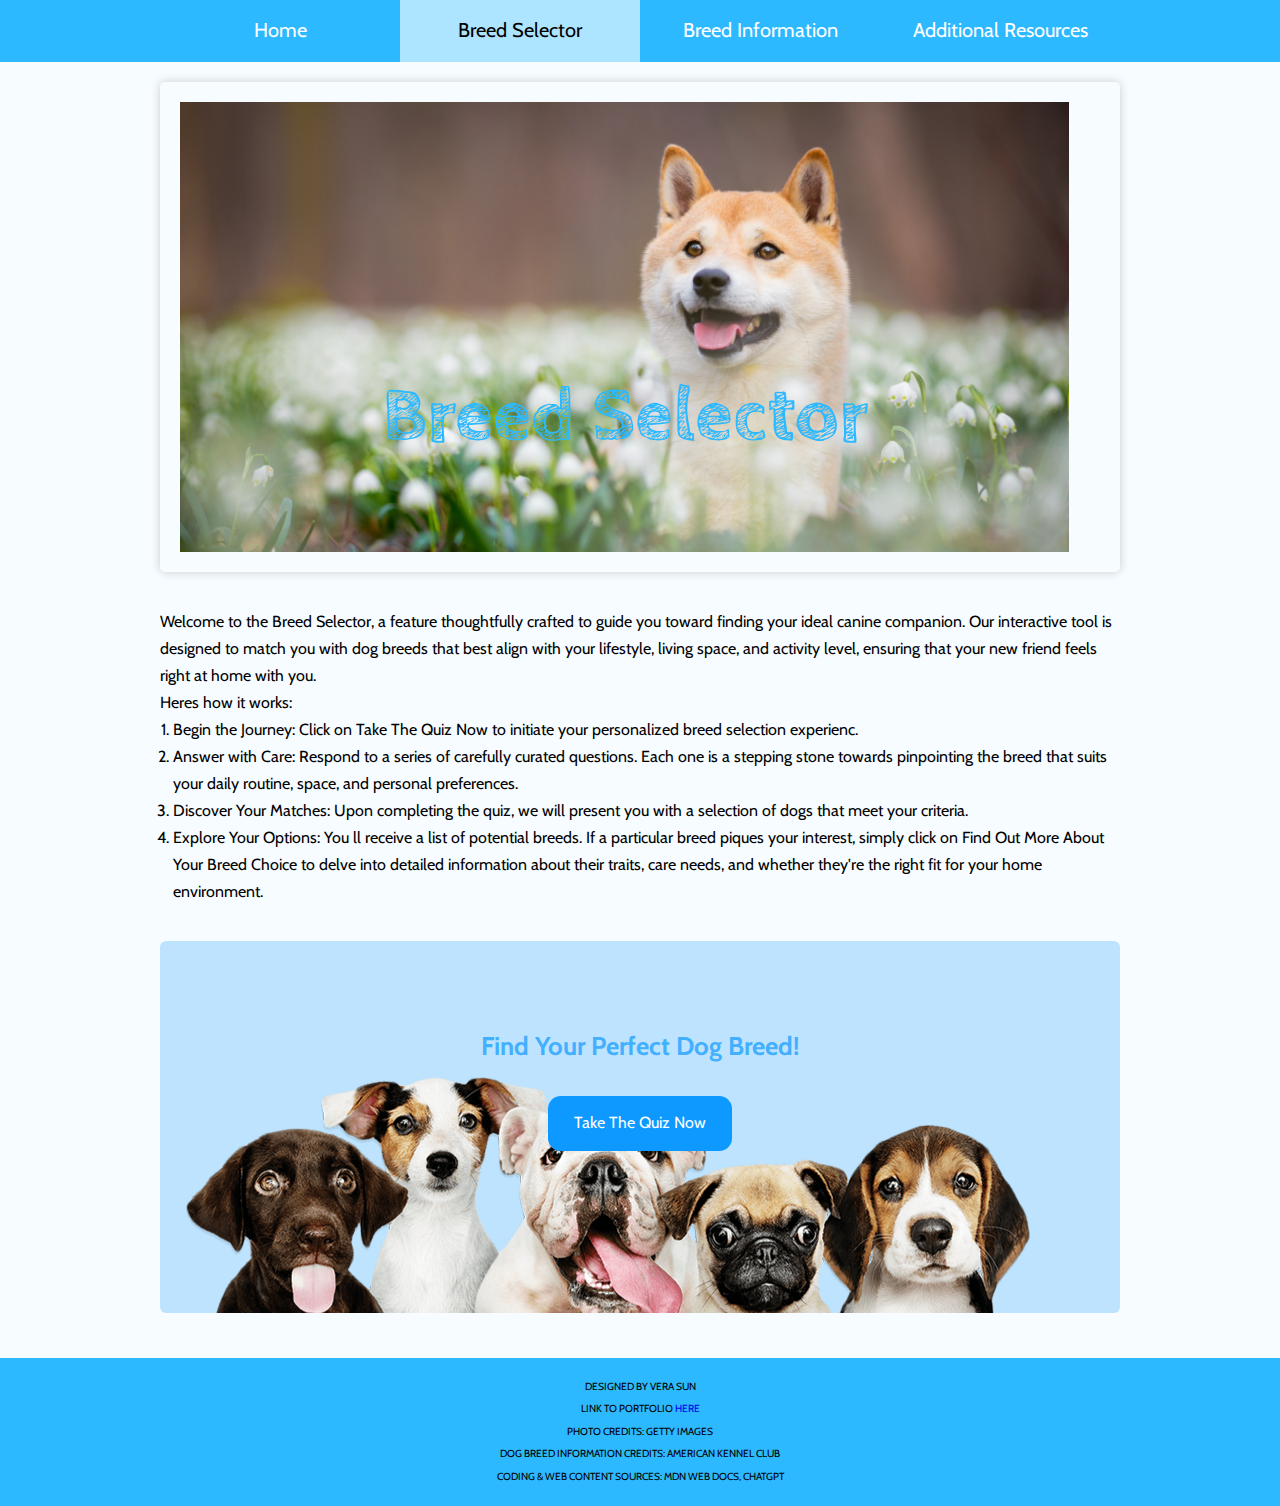
<file: breed-selector.html>
<!DOCTYPE html>
<html lang="en">

<head>
  <meta charset="UTF-8" />
  <meta http-equiv="X-UA-Compatible" content="IE=edge" />
  <meta name="viewport" content="width=device-width, initial-scale=1.0" />
  <title>Breed Selector</title>
  <meta name="description" content="DogLover's Guide Breed Selector" />
  <link rel="stylesheet" href="styles/normalize.css" />
  <link rel="stylesheet" href="styles/styles.css" />
  <script src="scripts/scripts.js" defer></script>
</head>

<body>
  <div class="headerOuter">
    <div class="header-lg">
      <ul>
        <li><a href="./index.html">Home</a></li>
        <li class="active">
          <a href="./breed-selector.html">Breed Selector</a>
        </li>
        <li><a href="./breed-information.html">Breed Information</a></li>
        <li><a href="./additional-resources.html">Additional Resources</a></li>
      </ul>
    </div>
    <div class="header">
      <ul>
        <li>
          <a href="./index.html">Home</a>
          <img class="menuIcon" src="./images/icon4.png" alt="" />
        </li>
        <li class="active">
          <a href="./breedselector.html">Breed Selector</a>
        </li>
        <li><a href="./breed-information.html">Breed Information</a></li>
        <li><a href="./additional-resources.html">Additional Resources</a></li>
      </ul>
    </div>
  </div>
  <div class="bannerOuter">
    <div class="banner-selector banner">
      <h2>Breed Selector</h2>
    </div>
  </div>
  <div class="article">
    <p>
      Welcome to the Breed Selector, a feature thoughtfully crafted to guide
      you toward finding your ideal canine companion. Our interactive tool is
      designed to match you with dog breeds that best align with your
      lifestyle, living space, and activity level, ensuring that your new
      friend feels right at home with you.
    </p>
    <p>Heres how it works:</p>
    <ul class="list">
      <li>
        <p>
          Begin the Journey: Click on Take The Quiz Now to initiate your
          personalized breed selection experienc.
        </p>
      </li>
      <li>
        <p>
          Answer with Care: Respond to a series of carefully curated
          questions. Each one is a stepping stone towards pinpointing the
          breed that suits your daily routine, space, and personal
          preferences.
        </p>
      </li>
      <li>
        <p>
          Discover Your Matches: Upon completing the quiz, we will present you
          with a selection of dogs that meet your criteria.
        </p>
      </li>
      <li>
        <p>
          Explore Your Options: You ll receive a list of potential breeds. If
          a particular breed piques your interest, simply click on Find Out
          More About Your Breed Choice to delve into detailed information
          about their traits, care needs, and whether they're the right fit
          for your home environment.
        </p>
      </li>
    </ul>
  </div>
  <div class="find">
    <div class="section w1200">
      <h2>Find Your Perfect Dog Breed!</h2>
      <div class="btn">Take The Quiz Now</div>
      <div class="linkBtn">
        <a href="./breed-information.html">
          <div class="btn2">Find Out More About Your Breed Choice</div>
        </a>
      </div>
    </div>
  </div>


  <div class="questionBox">
    <div class="questionCenter">
      <form>
        <div class="question">
          <h2>1. What is your living situation?</h2>
          <div class="radios">
            <label>
              <input type="radio" name="question1" value="A" required/>
              <strong>A.</strong>
              A spacious house with a large backyard.
            </label>
            <label>
              <input type="radio" name="question1" value="B" required/>
              <strong>B.</strong>
              An apartment or small living space with limited outdoor area.
            </label>
            <label>
              <input type="radio" name="question1" value="C" required/>
              <strong>C.</strong>
              A rural property with ample outdoor space and access to nature.
            </label>
          </div>
        </div>
        <div class="question">
          <h2>2. How active are you and how much exercise can you provide for a dog daily?</h2>
          <div class="radios">
            <label>
              <input type="radio" name="question2" value="A" required/>
              <strong>A.</strong>
              Very active, I can take a dog on long walks or runs regularly.
            </label>
            <label>
              <input type="radio" name="question2" value="B" required/>
              <strong>B.</strong>
              Moderately active, I enjoy daily walks and occasional hikes.
            </label>
            <label>
              <input type="radio" name="question2" value="C" required/>
              <strong>C.</strong>
              Not very active, I prefer a dog that is content with short walks and indoor play.
            </label>
          </div>
        </div>
        <div class="question">
          <h2>3. How much time are you willing to dedicate to grooming your dog?</h2>
          <div class="radios">
            <label>
              <input type="radio" name="question3" value="A" required/>
              <strong>A.</strong>
              I don't mind regular grooming sessions and can handle breeds that require more care.
            </label>
            <label>
              <input type="radio" name="question3" value="B" required/>
              <strong>B.</strong>
              I'd prefer a low-maintenance dog with minimal grooming needs.
            </label>
            <label>
              <input type="radio" name="question3" value="C" required/>
              <strong>C.</strong>
              I have very little time for grooming, so a dog that is virtually self-cleaning would be ideal.
            </label>
          </div>
        </div>
        <div class="question">
          <h2>4. What size of dog are you considering?</h2>
          <div class="radios">
            <label>
              <input type="radio" name="question4" value="A" required/>
              <strong>A.</strong>
              Small – doesn't take up much space and is easier to manage.
            </label>
            <label>
              <input type="radio" name="question4" value="B" required/>
              <strong>B.</strong>
              Medium – a good balance between size and manageability.
            </label>
            <label>
              <input type="radio" name="question4" value="C" required/>
              <strong>C.</strong>
              Large – I have plenty of space and can handle a bigger dog.
            </label>
          </div>
        </div>
        <button class="btn submit">Submit</button>
      </form>
    </div>
  </div>
  <div class="bestChioceBox">
    <div class="bestChioceCenter">
      <div class="bestChioce">
        <span class="close">
          <img src="images/close.png" alt="">
        </span>
        <h2>Your Best Choice</h2>
        <div class="tit">Chihuahua</div>
        <p>
          Dive into our Breed Information page and let your journey of discovery begin!
        </p>
      </div>
    </div>
  </div>
  <div class="footer">
    <p>DESIGNED BY VERA SUN</p>
    <p>LINK TO PORTFOLIO <a href="https://drive.google.com/drive/folders/1YfFP7PRIiNDYCraLMsk1N0eYzb7nuWWI?usp=sharing" class="portfolio">HERE</a></p>
    <p>PHOTO CREDITS: GETTY IMAGES</p>
    <p>DOG BREED INFORMATION CREDITS: AMERICAN KENNEL CLUB</p>
    <p>CODING & WEB CONTENT SOURCES: MDN WEB DOCS, CHATGPT</p>
  </div>
</body>
<script src="scripts/breedselector.js"></script>
</html>
</file>
<file: styles/styles.css>
/* ===== YOUR CSS GOES HERE ===== */
/* ===== START WITH GLOBAL STYLES THEN USE MEDIA QUERIES FOR LAYOUT ADJUSTMENTS ===== */

@import url('https://fonts.googleapis.com/css2?family=Cabin+Sketch:wght@400;700&family=Cabin:ital,wght@0,400;0,500;0,600;0,700;1,400;1,500;1,600;1,700&display=swap');

/*
 * [Modified] Modern CSS Reset
 * @link https://github.com/hankchizljaw/modern-css-reset
*/
/* Box sizing rules */
*,
*::before,
*::after {
  box-sizing: border-box;
  margin: 0;
  padding: 0;
}

/* Remove default margin */
body,
h1,
h2,
h3,
h4,
h5,
h6 {
  margin: 0;
}

li {
  list-style: none;
}

a {
  text-decoration: none;
}

html {
  overflow-x: hidden;
  background-color: #f6fcff;
  font-family: Cabin;
}

.headerOuter {
  background-color: #2db9ff;
}

.header {
  width: 950px;
  margin: 0 auto;
}

.header ul {
  display: flex;
  justify-content: space-between;
  line-height: 40px;
}

.header ul a {
  color: #fff;
  display: inline-block;
  width: 20%;
  height: 100%;
}

.header ul .active a {
  color: #000;
  text-align: center;
  background-color: #ade4ff;
}

.header {
  display: none;
}

.header-lg {
  max-width: 75%;
  width: 1200px;
  margin: 0 auto;
  display: flex;
  line-height: 60px;
  color: #fff;
  justify-content: space-between;
}

.header-lg .active a {
  color: #000;
  background-color: #ade4ff;
}

.header-lg ul {
  display: flex;
  width: 100%;
  justify-content: space-between;
}

.header-lg ul li {
  width: 100%;
  height: 100%;
}

.header-lg ul a {
  color: #fff;
  font-size: 20px;
  display: inline-block;
  width: 100%;
  height: 100%;
  text-align: center;
}

.header-lg ul a:hover {
  background: #ade4ff;
  color: #000;
}

.banner {
  max-width: 96.666666%;
  width: 1160px;
  height: 450px;
  background-size: cover;
}

.bannerOuter {
  max-width: 75%;
  width: 1200px;
  padding: 20px;
  margin: 20px auto;
  border-radius: 5px;
  box-shadow: 0 0 10px #ccc;
}

.banner-index {
  background-image: url(../images/Dog-snowdrops.jpg);
}

.banner-selector {
  background-image: url(../images/Dog-snowdrops.jpg);
}

.banner3 {
  background-image: url(../images/Dog-snowdrops.jpg);
}

.banner4 {
  background-image: url(../images/Dog-snowdrops.jpg);
}

.banner {
  display: flex;
  align-items: center;
  justify-content: center;
}

.banner h2 {
  color: #2db9ff;
  text-align: center;
  font-size: 6vw;
  margin-top: 20vh;
  font-family: "Cabin Sketch";
}

.article {
  font-family: 'Cabin', sans-serif;
  max-width: 75%;
  width: 1200px;
  margin: 4vh auto;
  line-height: 3vh;
}

.article em {
  font-size: 1.2em;
}

.w1200 {
  max-width: 75%;
  width: 1200px;
  margin: 0 auto;
}

.dog-list ul {
  display: flex;
  justify-content: space-between;
  flex-wrap: wrap;
}

.dog-list ul li {
  width: 28%;
  margin-bottom: 4vh;
}

.dog-list ul li img {
  width: 100%;
  margin-bottom: 1.5vh;
}

.dog-list ul li p {
  font-size: 1vw;
  line-height: 2.5vh;
}

.dog-list ul li .name {
  font-family: 'Cabin', sans-serif;
  font-weight: semibold;
  font-size: 1.5vw;
  line-height: 2.5vh;
}

.dog-list ul li .desc {
  font-size: 0.9vw;
  color: #636262;
}

.list {
  padding-left: 1vw;
}

.list li {
  list-style-type: decimal;
}

.section {
  background-color: #bde3ff;
  background-image: url(../images/dogs.png);
  text-align: center;
  padding: 10vh;
  border-radius: 0.5vw;
}

.section h2 {
  color: #42afff;
  font-size: 2vw;
  margin-bottom: 4vh;
}

.section .btn {
  background-color: #0d99ff;
  color: #fff;
  text-align: center;
  display: inline-block;
  padding: 2vh 2vw;
  border-radius: 1vw;
  cursor: pointer;
}

.linkBtn {
  text-align: center;
  margin-top: 8vh;
  margin-bottom: 2vh;
}

.linkBtn .btn2 {
  display: none;
}

.btn2 {
  background-color: #0d99ff;
  color: #fff;
  text-align: center;
  display: inline-block;
  padding: 2vh 2vw;
  border-radius: 1vw;
  cursor: pointer;
}

.questionBox {
  background: rgba(0, 0, 0, 0.5);
  width: 100%;
  height: 100%;
  z-index: 999;
  top: 0;
  left: 0;
  position: fixed;
  display: none;
}

.questionBox .questionCenter {
  width: 500px;
  max-height: 100%;
  background-color: #fff;
  position: absolute;
  left: 50%;
  top: 50%;
  transform: translate(-50%, -50%);
  padding: 2vw;
  overflow: auto;
}

.questionBox .questionCenter h2 {
  margin-bottom: 2vh;
  color: #2db9ff;
}

.questionBox .question {
  margin-bottom: 3vh;
  border-bottom: 1px solid #ccc;
  padding-bottom: 3vh;
}

.questionBox .btn {
  width: 120px;
  line-height: 40px;
  background-color: #2db9ff;
  text-align: center;
  color: #fff;
  margin: 0 auto;
  border: 1px solid #2db9ff;
  display: block;
}

.bestChioceBox {
  background: rgba(0, 0, 0, 0.5);
  width: 100%;
  height: 100%;
  z-index: 999;
  top: 0;
  left: 0;
  position: fixed;
  display: none;
}

.bestChioceBox .bestChioceCenter {
  width: 500px;
  background-color: #fff;
  position: absolute;
  left: 50%;
  top: 20%;
  transform: translate(-50%, -50%);
  padding: 2vw;
}

.bestChioceBox .bestChioceCenter .tit {
  text-align: center;
  margin-bottom: 3vh;
}

.bestChioceBox .bestChioceCenter h2 {
  margin-bottom: 2vh;
  color: #2db9ff;
  text-align: center;
}

.bestChioceBox .bestChioce {
  margin-bottom: 3vh;
  border-bottom: 1px solid #ccc;
  padding-bottom: 3vh;
}

.footer {
  margin-top: 5vh;
  text-align: center;
  font-size: 0.8vw;
  line-height: 2.5vh;
  background-color: #2db9ff;
  padding: 2vh 0;
}

.footer a:hover {
  background: #edc58a;
  color: #fff;
}

.radios label {
  display: block;
  margin-bottom: 1em;
  line-height: 1.5;
}

.radios label input {
  vertical-align: middle;
}

.radios label strong {
  margin: 0 .5em;
}

.bestChioceBox .close {
  position: absolute;
  right: .5em;
  top: .5em;
  cursor: pointer;
  display: none;
}

.bestChioceBox .close img {
  width: 1.5em;
  height: 1.5em;
}

@media (max-width: 900px) {

  .w1200,
  .banner,
  .bannerOuter,
  .article,
  .questionBox .questionCenter ,
  .bestChioceBox .bestChioceCenter {
    width: 100%;
  }

  .questionBox .questionCenter {
    width: 100%;
  }

  .article {
    padding: 0 15px;
  }

  .banner-index,
  .banner-selector {
    background-position: center center;
  }

  .header-lg {
    display: none;
  }

  .menuIcon {
    display: block;
  }

  .header {
    width: 100% !important;
    height: 40px;
    overflow: hidden;
    display: block;
    transition: all 0.3s;
  }

  .header ul {
    flex-direction: column;
  }

  .header ul li {
    width: 100%;
    padding: 0 50px;
  }
  .header ul li a{
    width: 100%;
    padding:0 15px;
  }
  .header ul li.active a{
    text-align: left;
  }
  .header ul li:nth-child(1) {
    display: flex;
    justify-content: space-between;
    align-items: center;
  }

  .header ul li img {
    width: 30px;
    height: 30px;
    cursor: pointer;
  }

  .section h2 {
    font-size: 1.5em;
  }

  .dog-list ul li {
    width: 100%;
    padding: 0 15px;
  }

  .dog-list ul li p,
  .dog-list ul li .desc {
    font-size: 1.05rem;
  }

  .dog-list ul li .name {
    font-weight: bold;
    font-size: 1.2rem;
    line-height: 2.5vh;
  }

  .footer {
    font-size: 0.8rem;
  }
}
</file>
